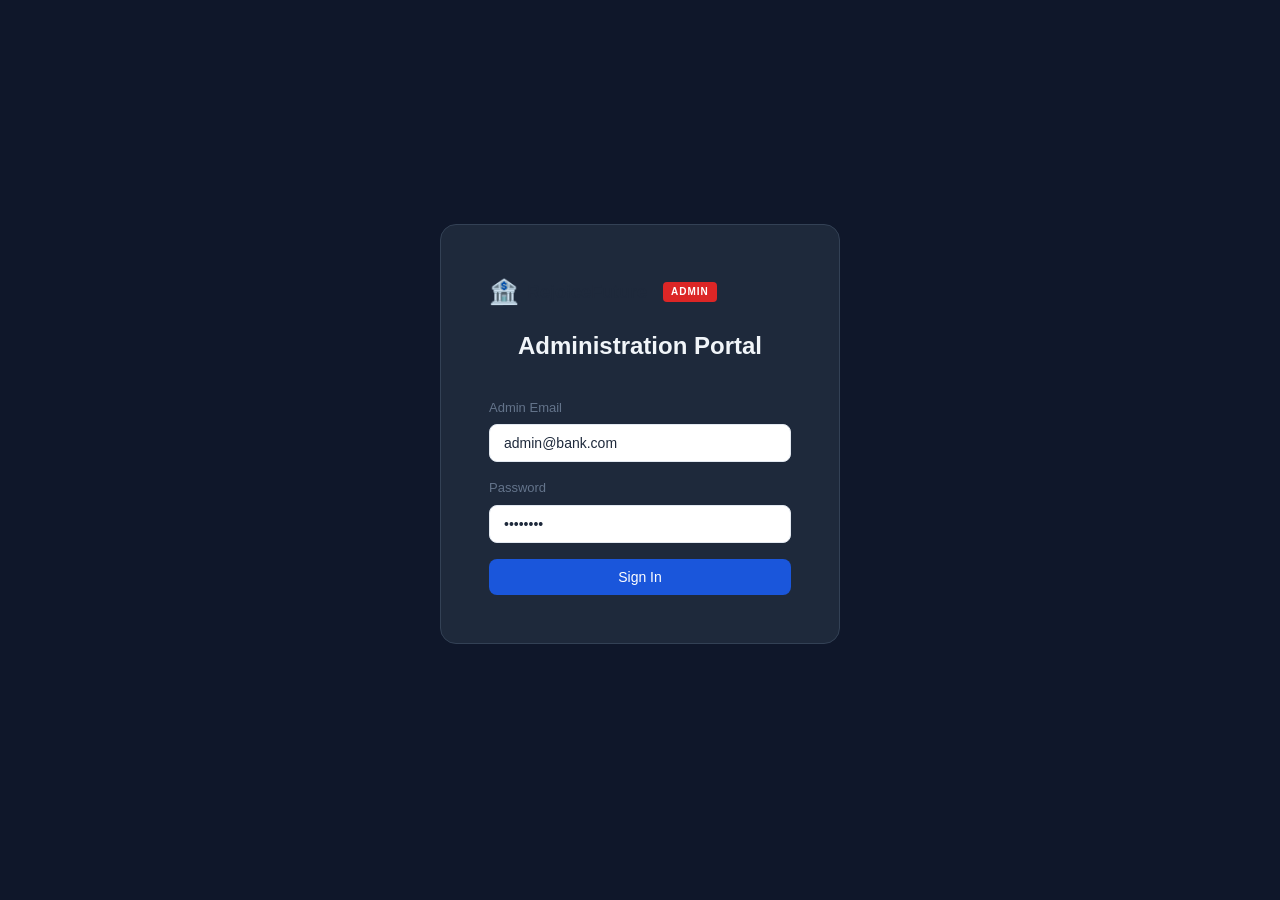
<file: admin.html>
<!doctype html>
<html lang="en">
  <head>
    <meta charset="UTF-8" />
    <meta
      name="viewport"
      content="width=device-width, initial-scale=1.0, maximum-scale=1.0, user-scalable=no, viewport-fit=cover"
    />
    <meta name="mobile-web-app-capable" content="yes" />
    <meta name="apple-mobile-web-app-capable" content="yes" />
    <meta
      name="apple-mobile-web-app-status-bar-style"
      content="black-translucent"
    />
    <title>Admin Portal - RejoiceFuture</title>
    <link rel="stylesheet" href="./css/global.css" />
    <link rel="stylesheet" href="./css/admin.css" />
    <link rel="stylesheet" href="./css/global2.css" />
  </head>
  <body class="admin-body">
    <!-- Admin Login (shown when not authenticated) -->
    <div id="adminLoginView" class="admin-login-view">
      <div class="admin-login-card">
        <div class="admin-login-header">
          <div class="logo">
            <span class="logo-icon">🏦</span>
            <span class="logo-text">RejoiceFuture</span>
            <span class="admin-badge">ADMIN</span>
          </div>
          <h2>Administration Portal</h2>
        </div>

        <form id="adminLoginForm">
          <div class="form-group">
            <label>Admin Email</label>
            <input
              type="email"
              id="adminEmail"
              required
              value="admin@bank.com"
            />
          </div>
          <div class="form-group">
            <label>Password</label>
            <input
              type="password"
              id="adminPassword"
              required
              value="admin123"
            />
          </div>
          <button type="submit" class="btn btn-primary btn-block">
            Sign In
          </button>
        </form>

        <div
          id="adminLoginError"
          class="alert alert-error"
          style="display: none"
        ></div>
      </div>
    </div>

    <!-- Admin Dashboard (shown when authenticated) -->
    <div id="adminDashboardView" class="admin-layout" style="display: none">
      <!-- Sidebar Overlay (for mobile) -->
      <div class="admin-sidebar-overlay" id="adminSidebarOverlay"></div>

      <!-- Admin Sidebar -->
      <aside class="admin-sidebar" id="adminSidebar">
        <!-- X Close Button (Mobile Only) -->
        <button
          class="admin-sidebar-close"
          id="adminSidebarClose"
          aria-label="Close menu"
        >
          &times;
        </button>

        <div class="sidebar-header">
          <div class="logo">
            <span class="logo-icon">🏦</span>
            <span class="logo-text">Admin</span>
          </div>
        </div>

        <nav class="admin-nav">
          <div class="nav-group">
            <span class="nav-group-title">Overview</span>
            <a href="#" class="nav-item active" data-section="admin-dashboard"
              >📊 Dashboard</a
            >
            <a href="#" class="nav-item" data-section="admin-reports"
              >📈 Reports</a
            >
          </div>

          <div class="nav-group">
            <span class="nav-group-title">Users</span>
            <a href="#" class="nav-item" data-section="admin-users">👥 Users</a>
            <a href="#" class="nav-item" data-section="admin-accounts"
              >💰 Accounts</a
            >
            <a href="#" class="nav-item" data-section="admin-limits"
              >📏 Limits</a
            >
          </div>

          <div class="nav-group">
            <span class="nav-group-title">Operations</span>
            <a href="#" class="nav-item" data-section="admin-transactions"
              >💸 Transactions</a
            >
            <a href="#" class="nav-item" data-section="admin-support"
              >💬 Support</a
            >
            <a href="#" class="nav-item" data-section="admin-balances"
              >⚖️ Balance Adjust</a
            >
          </div>

          <div class="nav-group">
            <span class="nav-group-title">Security</span>
            <a href="#" class="nav-item" data-section="admin-security"
              >🔒 Security</a
            >
            <a href="#" class="nav-item" data-section="admin-otp"
              >🔐 OTP Config</a
            >
            <a href="#" class="nav-item" data-section="admin-fraud">🛡️ Fraud</a>
          </div>

          <div class="nav-group">
            <span class="nav-group-title">System</span>
            <a href="#" class="nav-item" data-section="admin-audit"
              >📋 Audit Logs</a
            >
            <a href="#" class="nav-item" data-section="admin-settings"
              >⚙️ Settings</a
            >
            <a href="#" class="nav-item" data-section="admin-simulation"
              >🧪 Simulation</a
            >
            <a href="#" class="nav-item" data-section="admin-impersonation"
              >🎭 Test Mode</a
            >
          </div>
        </nav>

        <div class="admin-sidebar-footer">
          <div class="admin-info">
            <span id="adminName">Admin</span>
            <span class="admin-role" id="adminRole">Super Admin</span>
          </div>
          <button class="btn btn-outline btn-block" id="adminLogoutBtn">
            Logout
          </button>
        </div>
      </aside>

      <!-- Admin Main Content -->
      <main class="admin-main">
        <header class="admin-header">
          <!-- Mobile Menu Toggle Button -->
          <button
            class="admin-menu-toggle"
            id="adminMenuToggle"
            aria-label="Open menu"
          >
            ☰
          </button>

          <h1 id="adminPageTitle">Dashboard</h1>
          <div class="admin-header-actions">
            <div class="admin-search">
              <input
                type="text"
                id="globalSearch"
                placeholder="Search users, transactions..."
              />
            </div>
          </div>
        </header>

        <!-- Dashboard Section -->
        <section class="admin-section active" id="admin-section-dashboard">
          <div class="stats-grid">
            <div class="stat-card">
              <div class="stat-icon">👥</div>
              <div class="stat-info">
                <span class="stat-value" id="statTotalUsers">0</span>
                <span class="stat-label">Total Users</span>
              </div>
            </div>
            <div class="stat-card">
              <div class="stat-icon">✅</div>
              <div class="stat-info">
                <span class="stat-value" id="statActiveUsers">0</span>
                <span class="stat-label">Active Users</span>
              </div>
            </div>
            <div class="stat-card">
              <div class="stat-icon">💰</div>
              <div class="stat-info">
                <span class="stat-value" id="statTotalBalance">$0</span>
                <span class="stat-label">Total Balances</span>
              </div>
            </div>
            <div class="stat-card">
              <div class="stat-icon">💸</div>
              <div class="stat-info">
                <span class="stat-value" id="statTransactions">0</span>
                <span class="stat-label">Transactions</span>
              </div>
            </div>
            <div class="stat-card">
              <div class="stat-icon">⏳</div>
              <div class="stat-info">
                <span class="stat-value" id="statPending">0</span>
                <span class="stat-label">Pending</span>
              </div>
            </div>
            <div class="stat-card">
              <div class="stat-icon">🎫</div>
              <div class="stat-info">
                <span class="stat-value" id="statOpenTickets">0</span>
                <span class="stat-label">Open Tickets</span>
              </div>
            </div>
          </div>

          <div class="admin-grid">
            <div class="admin-card">
              <h3>Recent Activity</h3>
              <div id="recentActivity"></div>
            </div>
            <div class="admin-card">
              <h3>System Health</h3>
              <div class="health-indicators">
                <div class="health-item healthy">
                  <span>API Server</span>
                  <span class="status-dot"></span>
                </div>
                <div class="health-item healthy">
                  <span>Database</span>
                  <span class="status-dot"></span>
                </div>
                <div class="health-item healthy">
                  <span>OTP Service</span>
                  <span class="status-dot"></span>
                </div>
                <div class="health-item healthy">
                  <span>Notification Service</span>
                  <span class="status-dot"></span>
                </div>
              </div>
            </div>
          </div>
        </section>

        <!-- Users Section -->
        <section class="admin-section" id="admin-section-users">
          <div class="admin-toolbar">
            <input
              type="text"
              id="userSearchInput"
              placeholder="Search by name, email, phone, or account number..."
            />
            <button class="btn btn-primary" id="searchUsersBtn">Search</button>
          </div>
          <div class="admin-card">
            <div class="table-responsive">
              <table class="data-table">
                <thead>
                  <tr>
                    <th>User</th>
                    <th>Email</th>
                    <th>Accounts</th>
                    <th>Status</th>
                    <th>Last Login</th>
                    <th>Actions</th>
                  </tr>
                </thead>
                <tbody id="usersTableBody"></tbody>
              </table>
            </div>
          </div>
        </section>

        <!-- Balance Adjustments Section -->
        <section class="admin-section" id="admin-section-balances">
          <div class="admin-card">
            <h3>Adjust Simulated Balance</h3>
            <form id="balanceAdjustForm">
              <div class="form-row">
                <div class="form-group">
                  <label>Target User (Email or ID)</label>
                  <input
                    type="text"
                    id="adjustUserSearch"
                    placeholder="Search user..."
                  />
                  <div id="adjustUserResults" class="search-results"></div>
                </div>
                <div class="form-group">
                  <label>Account</label>
                  <select id="adjustAccountId"></select>
                </div>
              </div>
              <div class="form-row">
                <div class="form-group">
                  <label>Adjustment Type</label>
                  <select id="adjustType">
                    <option value="increase">Increase</option>
                    <option value="decrease">Decrease</option>
                    <option value="set">Set Exact Amount</option>
                  </select>
                </div>
                <div class="form-group">
                  <label>Amount</label>
                  <input type="number" id="adjustAmount" step="0.01" required />
                </div>
              </div>
              <div class="form-group">
                <label>Reason (Required)</label>
                <textarea
                  id="adjustReason"
                  rows="3"
                  required
                  placeholder="Explain the reason for this adjustment..."
                ></textarea>
              </div>
              <button type="submit" class="btn btn-warning">
                ⚠️ Adjust Balance
              </button>
            </form>
          </div>

          <div class="admin-card" style="margin-top: 1rem">
            <h3>Adjustment History</h3>
            <div class="table-responsive">
              <table class="data-table">
                <thead>
                  <tr>
                    <th>Reference</th>
                    <th>User</th>
                    <th>Amount</th>
                    <th>Before → After</th>
                    <th>Admin</th>
                    <th>Reason</th>
                    <th>Date</th>
                  </tr>
                </thead>
                <tbody id="adjustmentHistoryBody"></tbody>
              </table>
            </div>
          </div>
        </section>

        <!-- Support Section -->
        <section class="admin-section" id="admin-section-support">
          <div class="admin-toolbar">
            <select id="ticketStatusFilter">
              <option value="">All Status</option>
              <option value="open">Open</option>
              <option value="waiting_for_admin">Waiting for Admin</option>
              <option value="under_review">Under Review</option>
              <option value="resolved">Resolved</option>
              <option value="closed">Closed</option>
            </select>
            <button class="btn btn-primary" id="filterTicketsBtn">
              Filter
            </button>
          </div>
          <div class="admin-card">
            <div class="table-responsive">
              <table class="data-table">
                <thead>
                  <tr>
                    <th>Ticket #</th>
                    <th>Subject</th>
                    <th>User</th>
                    <th>Category</th>
                    <th>Priority</th>
                    <th>Status</th>
                    <th>Date</th>
                    <th>Actions</th>
                  </tr>
                </thead>
                <tbody id="supportTicketsBody"></tbody>
              </table>
            </div>
          </div>
        </section>

        <!-- Audit Logs Section -->
        <section class="admin-section" id="admin-section-audit">
          <div class="admin-toolbar">
            <select id="auditActionFilter">
              <option value="">All Actions</option>
              <option value="ADMIN_FROZE_ACCOUNT">Account Frozen</option>
              <option value="ADMIN_ADJUSTED_SIMULATED_BALANCE">
                Balance Adjusted
              </option>
              <option value="ADMIN_ENTERED_TEST_MODE">Test Mode</option>
              <option value="ADMIN_CHANGED_TRANSFER_LIMIT">
                Limits Changed
              </option>
              <option value="ADMIN_CHANGED_OTP_SETTING">
                OTP Settings Changed
              </option>
            </select>
            <button class="btn btn-primary" id="filterAuditBtn">Filter</button>
            <button class="btn btn-outline" id="exportAuditBtn">
              📥 Export CSV
            </button>
          </div>
          <div class="admin-card">
            <div class="table-responsive">
              <table class="data-table">
                <thead>
                  <tr>
                    <th>Timestamp</th>
                    <th>Actor</th>
                    <th>Action</th>
                    <th>Target</th>
                    <th>Details</th>
                    <th>IP</th>
                  </tr>
                </thead>
                <tbody id="auditLogsBody"></tbody>
              </table>
            </div>
          </div>
        </section>

        <!-- Simulation Center -->
        <section class="admin-section" id="admin-section-simulation">
          <div class="admin-card">
            <h3>🧪 Simulation Control Center</h3>
            <p class="text-muted">
              Test various scenarios in the banking system
            </p>

            <div class="simulation-grid">
              <div class="sim-category">
                <h4>Transactions</h4>
                <button
                  class="btn btn-sim"
                  data-scenario="successful_transaction"
                >
                  ✅ Successful Transaction
                </button>
                <button class="btn btn-sim" data-scenario="failed_transaction">
                  ❌ Failed Transaction
                </button>
                <button class="btn btn-sim" data-scenario="pending_transaction">
                  ⏳ Pending Transaction
                </button>
              </div>
              <div class="sim-category">
                <h4>Security</h4>
                <button class="btn btn-sim" data-scenario="otp_required">
                  🔐 OTP Required
                </button>
                <button class="btn btn-sim" data-scenario="fraud_detection">
                  🛡️ Fraud Detection
                </button>
                <button class="btn btn-sim" data-scenario="account_freeze">
                  🧊 Account Freeze
                </button>
              </div>
              <div class="sim-category">
                <h4>Other</h4>
                <button
                  class="btn btn-sim"
                  data-scenario="exchange_rate_change"
                >
                  📊 Exchange Rate Change
                </button>
                <button class="btn btn-sim" data-scenario="card_decline">
                  💳 Card Decline
                </button>
              </div>
            </div>
          </div>
        </section>

        <!-- Limits Section -->
        <section class="admin-section" id="admin-section-limits">
          <div class="admin-card">
            <h3>Manage User Transfer Limits</h3>
            <div class="form-row">
              <div class="form-group">
                <label>Search User</label>
                <input
                  type="text"
                  id="limitUserSearch"
                  placeholder="Email or User ID"
                />
                <button class="btn btn-sm btn-outline" id="searchLimitsUser">
                  Find User
                </button>
              </div>
            </div>
            <div id="limitsFormContainer" style="display: none">
              <form id="limitsForm">
                <h4 id="limitsUserName">User Limits</h4>
                <div class="form-row">
                  <div class="form-group">
                    <label>Single Transfer Max</label>
                    <input type="number" id="limitSingleMax" step="100" />
                  </div>
                  <div class="form-group">
                    <label>Daily Transfer Limit</label>
                    <input type="number" id="limitDailyTransfer" step="1000" />
                  </div>
                </div>
                <div class="form-row">
                  <div class="form-group">
                    <label>Daily Transfer Count</label>
                    <input type="number" id="limitDailyCount" />
                  </div>
                  <div class="form-group">
                    <label>Monthly Transfer Limit</label>
                    <input
                      type="number"
                      id="limitMonthlyTransfer"
                      step="10000"
                    />
                  </div>
                </div>
                <div class="form-row">
                  <div class="form-group">
                    <label>Single Withdrawal Max</label>
                    <input type="number" id="limitWithdrawalMax" step="100" />
                  </div>
                  <div class="form-group">
                    <label>Daily Withdrawal Limit</label>
                    <input
                      type="number"
                      id="limitDailyWithdrawal"
                      step="1000"
                    />
                  </div>
                </div>
                <div class="form-group">
                  <label>Reason for Change</label>
                  <textarea id="limitChangeReason" rows="2" required></textarea>
                </div>
                <button type="submit" class="btn btn-primary">
                  Update Limits
                </button>
              </form>
            </div>
          </div>
        </section>

        <!-- Test Mode / Impersonation -->
        <section class="admin-section" id="admin-section-impersonation">
          <div class="admin-card">
            <h3>🎭 Enter Test Mode</h3>
            <p class="text-muted">
              View the application as a specific user for testing purposes. All
              actions are audited.
            </p>

            <form id="impersonationForm">
              <div class="form-group">
                <label>Select User to Impersonate</label>
                <input
                  type="text"
                  id="impersonateUserSearch"
                  placeholder="Search by name or email..."
                />
                <div id="impersonateUserResults" class="search-results"></div>
              </div>
              <div class="form-group">
                <label>Reason (Required for audit)</label>
                <textarea
                  id="impersonateReason"
                  rows="2"
                  required
                  placeholder="Why are you entering test mode?"
                ></textarea>
              </div>
              <button type="submit" class="btn btn-warning">
                🎭 Enter Test Mode
              </button>
            </form>
          </div>

          <div class="admin-card" style="margin-top: 1rem">
            <h3>Active Test Sessions</h3>
            <div id="activeSessions"></div>
          </div>
        </section>

        <!-- Settings Section -->
        <section class="admin-section" id="admin-section-settings">
          <div class="admin-card">
            <h3>System Settings</h3>
            <div id="settingsContent"></div>
          </div>
        </section>

        <!-- Other sections placeholders -->
        <section class="admin-section" id="admin-section-transactions">
          <div class="admin-card">
            <h3>Transactions</h3>
            <div id="transactionsAdminContent"></div>
          </div>
        </section>
        <section class="admin-section" id="admin-section-accounts">
          <div class="admin-card">
            <h3>All Accounts</h3>
            <div id="accountsAdminContent"></div>
          </div>
        </section>
        <section class="admin-section" id="admin-section-security">
          <div class="admin-card">
            <h3>Security Events</h3>
            <div id="securityContent"></div>
          </div>
        </section>
        <section class="admin-section" id="admin-section-otp">
          <div class="admin-card">
            <h3>OTP Configuration</h3>
            <div id="otpAdminContent"></div>
          </div>
        </section>
        <section class="admin-section" id="admin-section-fraud">
          <div class="admin-card">
            <h3>Fraud Detection</h3>
            <div id="fraudContent"></div>
          </div>
        </section>
        <section class="admin-section" id="admin-section-reports">
          <div class="admin-card">
            <h3>Reports</h3>
            <div id="reportsContent"></div>
          </div>
        </section>
      </main>
    </div>

    <!-- Admin Modal -->
    <div class="modal-overlay" id="adminModalOverlay" style="display: none">
      <div class="modal modal-lg" id="adminModalContent"></div>
    </div>

    <!-- Admin Toast -->
    <div class="toast-container" id="adminToastContainer"></div>

    <script src="./JAVASCRIPT/api.js"></script>
    <script src="./JAVASCRIPT/admin/admin.js"></script>
    <script src="./JAVASCRIPT/admin/users.js"></script>
    <script src="./JAVASCRIPT/admin/balances.js"></script>
    <script src="./JAVASCRIPT/admin/support.js"></script>
    <script src="./JAVASCRIPT/admin/audit.js"></script>
    <script src="./JAVASCRIPT/admin/limits.js"></script>
    <script src="./JAVASCRIPT/admin/otp.js"></script>
    <script src="./JAVASCRIPT/admin/reports.js"></script>
    <script src="./JAVASCRIPT/admin/transactions.js"></script>
    <script>
      // Admin Sidebar Toggle
      (function () {
        const sidebar = document.getElementById("adminSidebar");
        const overlay = document.getElementById("adminSidebarOverlay");
        const closeBtn = document.getElementById("adminSidebarClose");
        const menuToggle = document.getElementById("adminMenuToggle");

        function openSidebar() {
          sidebar.classList.add("open");
          overlay.classList.add("active");
          document.body.classList.add("admin-sidebar-open");
        }

        function closeSidebar() {
          sidebar.classList.remove("open");
          overlay.classList.remove("active");
          document.body.classList.remove("admin-sidebar-open");
        }

        // Open sidebar on mobile menu toggle
        if (menuToggle) {
          menuToggle.addEventListener("click", (e) => {
            e.stopPropagation();
            openSidebar();
          });
        }

        // Close sidebar on X button
        if (closeBtn) {
          closeBtn.addEventListener("click", closeSidebar);
        }

        // Close sidebar on overlay click
        if (overlay) {
          overlay.addEventListener("click", closeSidebar);
        }

        // Auto-close sidebar when nav item is clicked (mobile only)
        document.querySelectorAll(".admin-nav .nav-item").forEach((item) => {
          item.addEventListener("click", () => {
            if (window.innerWidth <= 768) {
              setTimeout(closeSidebar, 150);
            }
          });
        });

        // Close on Escape key
        document.addEventListener("keydown", (e) => {
          if (e.key === "Escape" && sidebar.classList.contains("open")) {
            closeSidebar();
          }
        });

        // Close sidebar on resize to desktop
        window.addEventListener("resize", () => {
          if (window.innerWidth > 768) {
            closeSidebar();
          }
        });
      })();
    </script>
  </body>
</html>
</file>
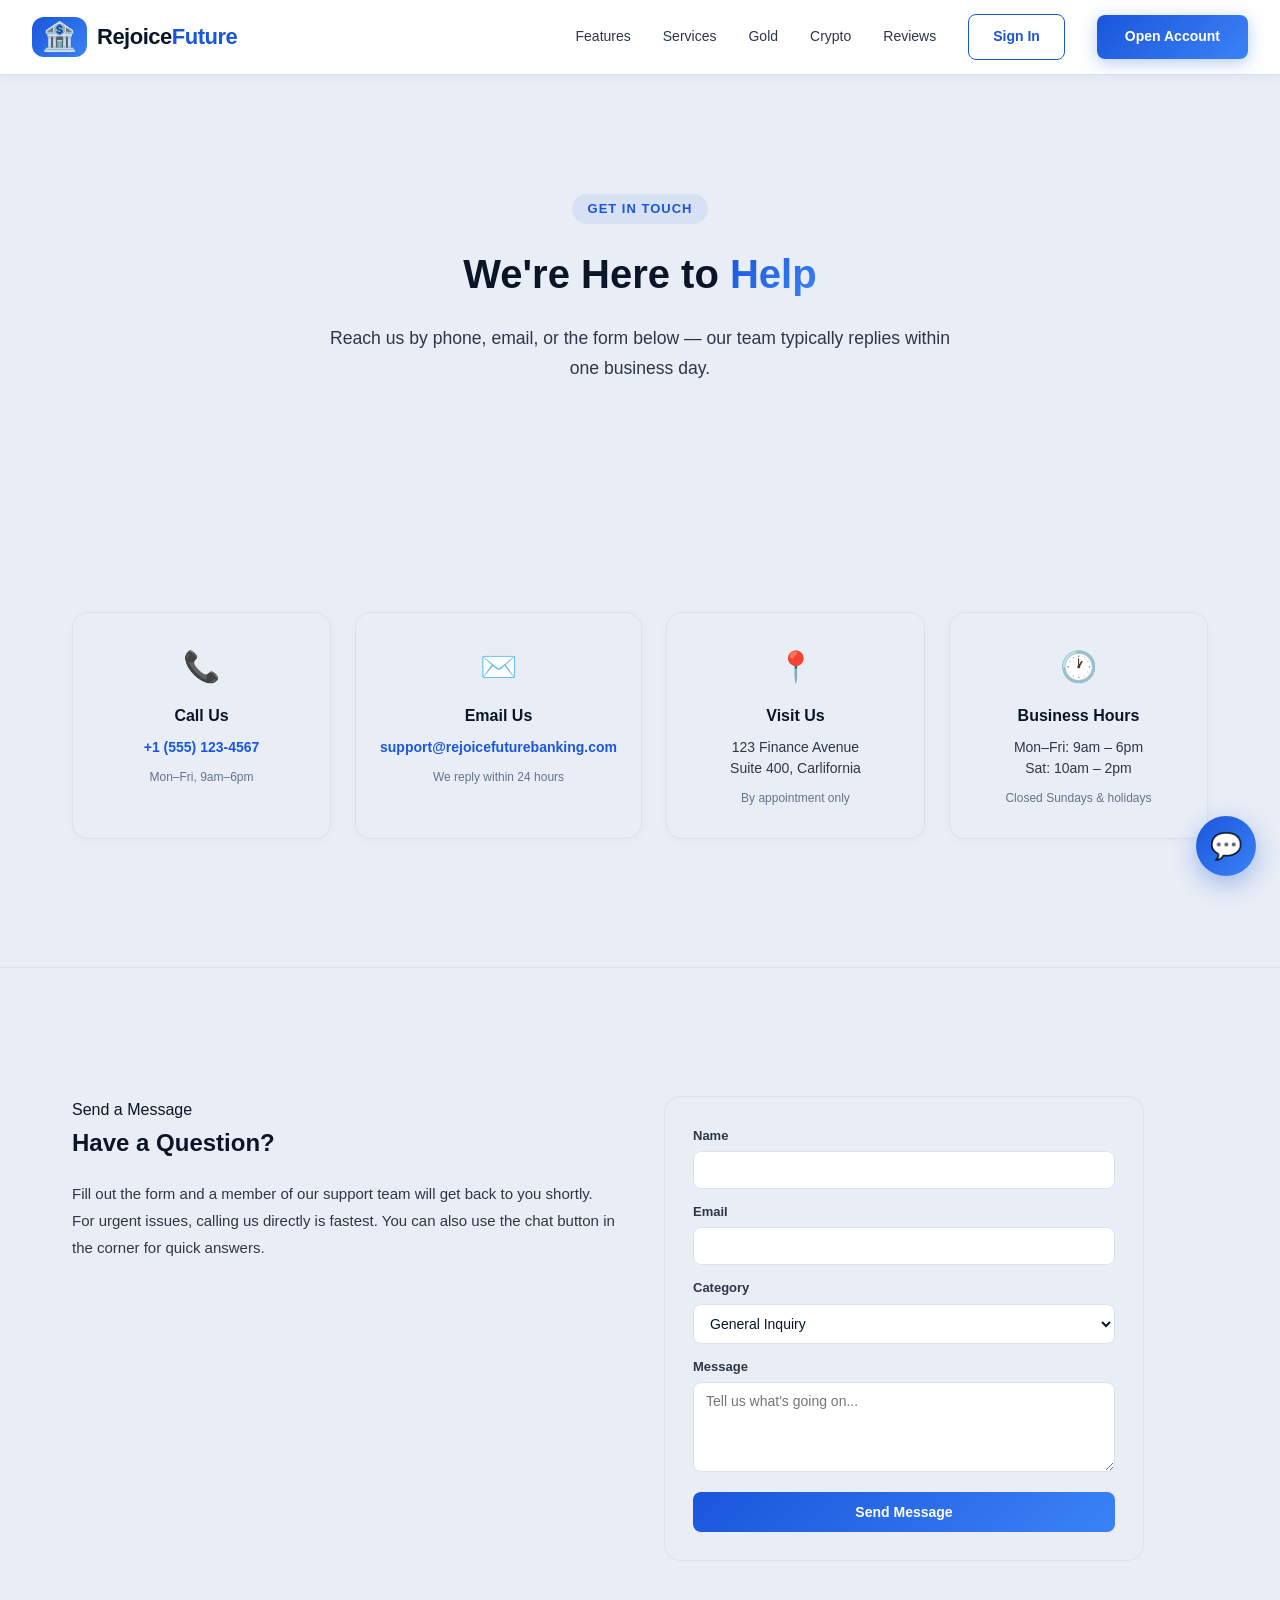
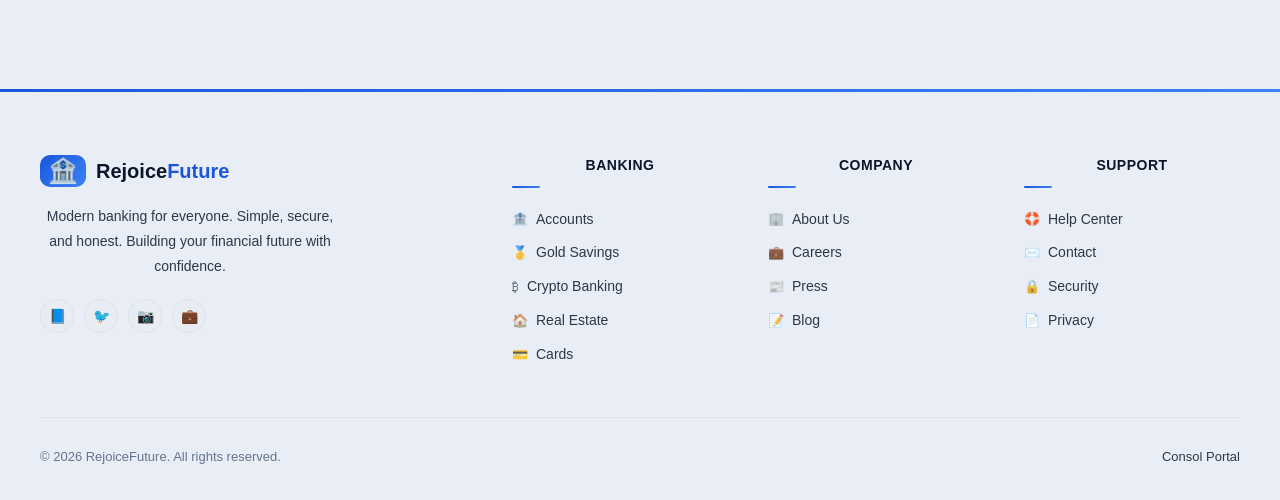
<file: contact.html>
<!doctype html>
<html lang="en">
  <head>
    <meta charset="UTF-8" />
    <meta
      name="viewport"
      content="width=device-width, initial-scale=1.0, maximum-scale=1.0, user-scalable=no, viewport-fit=cover"
    />
    <meta name="mobile-web-app-capable" content="yes" />
    <meta name="apple-mobile-web-app-capable" content="yes" />
    <meta
      name="apple-mobile-web-app-status-bar-style"
      content="black-translucent"
    />
    <title>Contact Us - RejoiceFuture</title>
    <link rel="stylesheet" href="css/global.css" />
    <link rel="stylesheet" href="css/auth.css" />
    <style>
      /* ==========================================
         LANDING PAGE - PROFESSIONAL BANKING DESIGN
         ========================================== */

      :root {
        --bg-primary: #e8edf6;
        --bg-secondary: #e9eef6;
        --bg-tertiary: #e8edf4;
        --bg-card: #ffffff;
        --text-primary: #0a1628;
        --text-secondary: #2d3748;
        --text-muted: #64748b;
        --border-color: #dce2ec;
        --accent: #1a56db;
        --accent-light: #3b82f6;
        --accent-dark: #1e40af;
        --gold: #d4a017;
        --gold-light: #eab308;
        --success: #059669;
        --success-light: #10b981;
        --hover-bg: #e8edf4;
        --shadow: 0 4px 24px rgba(26, 86, 219, 0.12);
        --shadow-hover: 0 8px 40px rgba(26, 86, 219, 0.18);
        --gradient-primary: linear-gradient(135deg, #1a56db, #3b82f6);
        --gradient-gold: linear-gradient(135deg, #d4a017, #eab308);
      }

      * {
        margin: 0;
        padding: 0;
        box-sizing: border-box;
      }

      body {
        font-family: -apple-system, BlinkMacSystemFont, 'Segoe UI', Roboto, Oxygen, Ubuntu, sans-serif;
        background: var(--bg-primary);
        color: var(--text-primary);
        line-height: 1.7;
        overflow-x: hidden;
      }

      .landing-page {
        min-height: 100vh;
      }

      /* ========== NAVBAR ========== */
      .landing-navbar {
        display: flex;
        align-items: center;
        justify-content: space-between;
        padding: 0.875rem 2rem;
        background: rgba(255, 255, 255, 0.95);
        backdrop-filter: blur(12px);
        border-bottom: 1px solid var(--border-color);
        position: fixed;
        top: 0;
        left: 0;
        right: 0;
        z-index: 1000;
        transition: all 0.3s ease;
        box-shadow: 0 2px 12px rgba(0, 0, 0, 0.04);
      }

      .landing-navbar.scrolled {
        background: rgba(255, 255, 255, 0.98);
        box-shadow: 0 4px 24px rgba(0, 0, 0, 0.08);
      }

      .landing-navbar .logo {
        display: flex;
        align-items: center;
        gap: 10px;
        text-decoration: none;
      }

      .landing-navbar .logo-icon {
        font-size: 28px;
        background: var(--gradient-primary);
        border-radius: 12px;
        padding: 6px 10px;
        line-height: 1;
        color: #fff;
      }

      .landing-navbar .logo-text {
        color: var(--text-primary);
        font-size: 22px;
        font-weight: 700;
        letter-spacing: -0.5px;
      }

      .landing-navbar .logo-text span {
        color: var(--accent);
      }

      .landing-navbar .nav-links {
        display: flex;
        gap: 2rem;
        align-items: center;
      }

      .landing-navbar .nav-links a {
        color: var(--text-secondary);
        font-size: 14px;
        font-weight: 500;
        text-decoration: none;
        transition: color 0.3s ease;
        position: relative;
      }

      .landing-navbar .nav-links a::after {
        content: '';
        position: absolute;
        bottom: -4px;
        left: 0;
        width: 0;
        height: 2px;
        background: var(--accent);
        transition: width 0.3s ease;
        border-radius: 2px;
      }

      .landing-navbar .nav-links a:hover {
        color: var(--accent);
      }

      .landing-navbar .nav-links a:hover::after {
        width: 100%;
      }

      .landing-navbar .nav-links .btn-outline {
        background: transparent;
        border: 1.5px solid var(--accent);
        color: var(--accent);
        padding: 10px 24px;
        border-radius: 8px;
        font-size: 14px;
        font-weight: 600;
        transition: all 0.3s ease;
        text-decoration: none;
      }

      .landing-navbar .nav-links .btn-outline:hover {
        background: var(--accent);
        color: #fff;
        transform: translateY(-1px);
        box-shadow: var(--shadow);
      }

      .landing-navbar .nav-links .btn-primary {
        background: var(--gradient-primary);
        color: #fff;
        padding: 10px 28px;
        border-radius: 8px;
        font-size: 14px;
        font-weight: 600;
        border: none;
        text-decoration: none;
        transition: all 0.3s ease;
        box-shadow: 0 4px 16px rgba(26, 86, 219, 0.3);
      }

      .landing-navbar .nav-links .btn-primary:hover {
        transform: translateY(-2px);
        box-shadow: 0 6px 24px rgba(26, 86, 219, 0.4);
      }

      .mobile-menu-toggle {
        display: none;
        background: none;
        border: none;
        color: var(--text-primary);
        font-size: 28px;
        cursor: pointer;
        padding: 4px 8px;
        border-radius: 8px;
        transition: background 0.3s ease;
      }

      .mobile-menu-toggle:hover {
        background: var(--bg-tertiary);
      }

      /* ========== HERO SECTION ========== */
      .hero-section {
        padding: 130px 2rem 70px;
        text-align: center;
        position: relative;
        overflow: hidden;
        min-height: 85vh;
        display: flex;
        flex-direction: column;
        justify-content: center;
        align-items: center;
        background-size: cover;
        background-position: center;
        background-repeat: no-repeat;
        background-attachment: fixed;
      }

      /* Responsive background image handling */
      .hero-section {
        background-image: url('https://www.provenbank.com/wp-content/uploads/2026/03/online-bank-600x600.jpg');
      }

      @media (max-width: 900px) {
        .hero-section {
          background-image: url('https://www.provenbank.com/wp-content/uploads/2026/03/online-bank-600x600.jpg');
          min-height: 70vh;
          padding: 120px 1.5rem 50px;
        }
      }

      @media (max-width: 600px) {
        .hero-section {
          background-image: url('https://www.provenbank.com/wp-content/uploads/2026/03/online-bank-600x600.jpg');
          min-height: 65vh;
          padding: 110px 1rem 40px;
          background-attachment: scroll;
        }
      }

      @media (max-width: 400px) {
        .hero-section {
          background-image: url('https://www.provenbank.com/wp-content/uploads/2026/03/online-bank-600x600.jpg');
          min-height: 60vh;
          padding: 100px 0.75rem 30px;
        }
      }

      @media (max-width: 250px) {
        .hero-section {
          background-image: url('https://www.provenbank.com/wp-content/uploads/2026/03/online-bank-600x600.jpg');
          min-height: 55vh;
          padding: 90px 0.5rem 20px;
        }
      }

      .hero-section::before {
        content: '';
        position: absolute;
        top: 0;
        left: 0;
        right: 0;
        bottom: 0;
        background: linear-gradient(
          180deg,
          rgba(255, 255, 255, 0.753) 0%,
          rgba(255, 255, 255, 0.479) 40%,
          rgba(255, 255, 255, 0.658) 100%
        );
        z-index: 1;
      }

      .hero-section > * {
        position: relative;
        z-index: 2;
      }

      .hero-badge {
        display: inline-flex;
        align-items: center;
        gap: 8px;
        background: rgba(26, 86, 219, 0.1);
        border: 1px solid rgba(26, 86, 219, 0.2);
        border-radius: 50px;
        padding: 8px 20px;
        font-size: 13px;
        font-weight: 500;
        color: var(--accent);
        margin-bottom: 2rem;
        backdrop-filter: blur(4px);
        animation: fadeInDown 0.8s ease;
      }

      .hero-badge .badge-dot {
        width: 8px;
        height: 8px;
        border-radius: 50%;
        background: var(--success);
        display: inline-block;
        animation: pulse-dot 2s infinite;
      }

      @keyframes pulse-dot {
        0%, 100% { opacity: 1; transform: scale(1); }
        50% { opacity: 0.5; transform: scale(0.8); }
      }

      @keyframes fadeInDown {
        from { opacity: 0; transform: translateY(-20px); }
        to { opacity: 1; transform: translateY(0); }
      }

      .hero-section h1 {
        font-size: 3.8rem;
        font-weight: 800;
        line-height: 1.1;
        margin-bottom: 1.5rem;
        color: var(--text-primary);
        max-width: 900px;
        margin-left: auto;
        margin-right: auto;
        animation: fadeInUp 0.8s ease 0.2s both;
      }

      .hero-section h1 .highlight {
        background: var(--gradient-primary);
        -webkit-background-clip: text;
        -webkit-text-fill-color: transparent;
        background-clip: text;
      }

      @keyframes fadeInUp {
        from { opacity: 0; transform: translateY(30px); }
        to { opacity: 1; transform: translateY(0); }
      }

      .hero-section .hero-subtitle {
        font-size: 1.3rem;
        color: var(--text-secondary);
        max-width: 700px;
        margin: 0 auto 2.5rem;
        line-height: 1.8;
        animation: fadeInUp 0.8s ease 0.4s both;
      }

      .hero-actions {
        display: flex;
        gap: 1.2rem;
        justify-content: center;
        flex-wrap: wrap;
        animation: fadeInUp 0.8s ease 0.6s both;
      }

      .hero-actions .btn-primary {
        background: var(--gradient-primary);
        color: #fff;
        padding: 16px 40px;
        border-radius: 12px;
        font-size: 17px;
        font-weight: 600;
        border: none;
        text-decoration: none;
        transition: all 0.3s ease;
        box-shadow: 0 4px 24px rgba(26, 86, 219, 0.35);
        display: inline-flex;
        align-items: center;
        gap: 8px;
      }

      .hero-actions .btn-primary:hover {
        transform: translateY(-3px);
        box-shadow: 0 8px 40px rgba(26, 86, 219, 0.45);
      }

      .hero-actions .btn-outline {
        background: rgba(255, 255, 255, 0.85);
        border: 1.5px solid var(--border-color);
        color: var(--text-primary);
        padding: 16px 40px;
        border-radius: 12px;
        font-size: 17px;
        font-weight: 500;
        text-decoration: none;
        transition: all 0.3s ease;
        backdrop-filter: blur(4px);
        display: inline-flex;
        align-items: center;
        gap: 8px;
      }

      .hero-actions .btn-outline:hover {
        background: #fff;
        border-color: var(--accent);
        transform: translateY(-3px);
        box-shadow: var(--shadow);
      }

      .hero-stats {
        display: flex;
        gap: 3rem;
        margin-top: 3rem;
        animation: fadeInUp 0.8s ease 0.8s both;
        flex-wrap: wrap;
        justify-content: center;
      }

      .hero-stat {
        text-align: center;
        background: rgba(255, 255, 255, 0.7);
        backdrop-filter: blur(4px);
        padding: 0.75rem 1.5rem;
        border-radius: 12px;
        border: 1px solid rgba(255, 255, 255, 0.8);
      }

      .hero-stat .number {
        font-size: 1.8rem;
        font-weight: 700;
        background: var(--gradient-primary);
        -webkit-background-clip: text;
        -webkit-text-fill-color: transparent;
        background-clip: text;
        display: block;
      }

      .hero-stat .label {
        font-size: 13px;
        color: var(--text-muted);
        text-transform: uppercase;
        letter-spacing: 0.5px;
        font-weight: 500;
      }

      /* ========== SECTION COMMON ========== */
      .section-container {
        max-width: 1200px;
        margin: 0 auto;
        padding: 4rem 2rem;
      }

      .section-header {
        text-align: center;
        margin-bottom: 3rem;
      }

      .section-header .section-tag {
        display: inline-block;
        background: rgba(26, 86, 219, 0.08);
        color: var(--accent);
        font-size: 13px;
        font-weight: 600;
        padding: 4px 16px;
        border-radius: 50px;
        text-transform: uppercase;
        letter-spacing: 1px;
        margin-bottom: 1rem;
      }

      .section-header h2 {
        font-size: 2.5rem;
        font-weight: 700;
        color: var(--text-primary);
        margin-bottom: 1rem;
      }

      .section-header h2 .highlight {
        background: var(--gradient-primary);
        -webkit-background-clip: text;
        -webkit-text-fill-color: transparent;
        background-clip: text;
      }

      .section-header p {
        color: var(--text-secondary);
        font-size: 1.1rem;
        max-width: 650px;
        margin: 0 auto;
      }

      /* ========== FEATURES ========== */
      .features-section {
        background: var(--bg-secondary);
        border-top: 1px solid var(--border-color);
        border-bottom: 1px solid var(--border-color);
      }

      .features-grid {
        display: grid;
        grid-template-columns: repeat(auto-fit, minmax(280px, 1fr));
        gap: 1.5rem;
      }

      .feature-card {
        background: var(--bg-card);
        border: 1px solid var(--border-color);
        border-radius: 16px;
        padding: 2rem;
        transition: all 0.3s ease;
        text-align: left;
        position: relative;
        overflow: hidden;
        box-shadow: 0 2px 8px rgba(0, 0, 0, 0.03);
      }

      .feature-card::before {
        content: '';
        position: absolute;
        top: 0;
        left: 0;
        right: 0;
        height: 3px;
        background: var(--gradient-primary);
        opacity: 0;
        transition: opacity 0.3s ease;
      }

      .feature-card:hover {
        transform: translateY(-4px);
        border-color: var(--accent-light);
        box-shadow: var(--shadow-hover);
      }

      .feature-card:hover::before {
        opacity: 1;
      }

      .feature-card .feature-icon {
        font-size: 32px;
        display: block;
        margin-bottom: 1rem;
      }

      .feature-card h3 {
        font-size: 1.125rem;
        font-weight: 600;
        margin-bottom: 0.75rem;
        color: var(--text-primary);
      }

      .feature-card p {
        color: var(--text-secondary);
        font-size: 14px;
        line-height: 1.7;
        margin: 0;
      }

      /* ========== BANKING SERVICES ========== */
      .services-section {
        background: var(--bg-primary);
        border-bottom: 1px solid var(--border-color);
      }

      .services-grid {
        display: grid;
        grid-template-columns: repeat(auto-fit, minmax(300px, 1fr));
        gap: 2rem;
      }

      .services-image-grid {
        display: grid;
        grid-template-columns: repeat(4, 1fr);
        gap: 1.25rem;
        margin: 0 0 3rem;
        padding-top: 14px;
      }

      .services-image-grid .img-item {
        border-radius: 14px;
        overflow: hidden;
        border: 1px solid var(--border-color);
        box-shadow: var(--shadow);
        transition: transform 0.3s ease, box-shadow 0.3s ease;
      }

      .services-image-grid .img-item:hover {
        transform: translateY(-6px);
        box-shadow: var(--shadow-hover);
      }

      .services-image-grid .img-item img {
        width: 100%;
        height: 190px;
        object-fit: cover;
        display: block;
      }

      /* Staggers the 2nd and 4th tiles lower so the row isn't a flat grid */
      .services-image-grid .img-item.stagger-down {
        margin-top: 26px;
      }

      @media (max-width: 900px) {
        .services-image-grid {
          grid-template-columns: repeat(2, 1fr);
        }

        .services-image-grid .img-item.stagger-down {
          margin-top: 0;
        }

        .services-image-grid .img-item img {
          height: 150px;
        }
      }

      @media (max-width: 480px) {
        .services-image-grid {
          gap: 0.75rem;
        }

        .services-image-grid .img-item img {
          height: 120px;
        }
      }

      .service-card {
        background: var(--bg-secondary);
        border: 1px solid var(--border-color);
        border-radius: 16px;
        padding: 2rem;
        transition: all 0.3s ease;
        box-shadow: 0 2px 8px rgba(0, 0, 0, 0.03);
      }

      .service-card:hover {
        transform: translateY(-4px);
        box-shadow: var(--shadow-hover);
        border-color: var(--accent-light);
      }

      .service-card .service-icon {
        font-size: 36px;
        display: block;
        margin-bottom: 1rem;
      }

      .service-card h3 {
        font-size: 1.25rem;
        font-weight: 600;
        color: var(--text-primary);
        margin-bottom: 0.75rem;
      }

      .service-card p {
        color: var(--text-secondary);
        font-size: 14px;
        line-height: 1.8;
        margin-bottom: 1rem;
      }

      .service-card .service-features {
        list-style: none;
        padding: 0;
        margin: 0;
      }

      .service-card .service-features li {
        color: var(--text-secondary);
        font-size: 14px;
        padding: 4px 0;
        display: flex;
        align-items: center;
        gap: 8px;
      }

      .service-card .service-features li::before {
        content: '✓';
        color: var(--success);
        font-weight: 700;
      }

      /* ========== GOLD SECTION ========== */
      .gold-section {
        background: var(--bg-secondary);
        border-bottom: 1px solid var(--border-color);
      }

      .gold-grid {
        display: grid;
        grid-template-columns: 1fr 1fr;
        gap: 4rem;
        align-items: center;
      }

      .gold-image {
        border-radius: 16px;
        overflow: hidden;
        border: 1px solid var(--border-color);
        box-shadow: var(--shadow);
      }

      .gold-image img {
        width: 100%;
        height: 350px;
        object-fit: cover;
        display: block;
      }

      @media (max-width: 600px) {
        .gold-image img {
          height: 220px;
        }
      }

      @media (max-width: 400px) {
        .gold-image img {
          height: 180px;
        }
      }

      .gold-content h3 {
        font-size: 1.75rem;
        font-weight: 700;
        color: var(--text-primary);
        margin-bottom: 1.5rem;
      }

      .gold-content h3 .highlight {
        color: var(--gold);
      }

      .gold-content p {
        color: var(--text-secondary);
        line-height: 1.9;
        margin-bottom: 1.25rem;
      }

      .gold-features {
        display: grid;
        grid-template-columns: 1fr 1fr;
        gap: 1rem;
        margin-top: 1.5rem;
      }

      .gold-feature {
        background: var(--bg-tertiary);
        border: 1px solid var(--border-color);
        border-radius: 12px;
        padding: 1.25rem;
        text-align: center;
        transition: all 0.3s ease;
      }

      .gold-feature:hover {
        border-color: var(--gold);
        transform: translateY(-2px);
        box-shadow: var(--shadow);
      }

      .gold-feature .icon {
        font-size: 28px;
        display: block;
        margin-bottom: 0.5rem;
      }

      .gold-feature h5 {
        color: var(--text-primary);
        font-size: 14px;
        font-weight: 600;
        margin-bottom: 0.25rem;
      }

      .gold-feature p {
        color: var(--text-muted);
        font-size: 12px;
        margin: 0;
      }

      /* ========== CRYPTO / BITCOIN SECTION ========== */
      .crypto-section {
        background: var(--bg-primary);
        border-bottom: 1px solid var(--border-color);
      }

      .crypto-grid {
        display: grid;
        grid-template-columns: 1fr 1fr;
        gap: 4rem;
        align-items: center;
      }

      .crypto-image {
        border-radius: 16px;
        overflow: hidden;
        border: 1px solid var(--border-color);
        box-shadow: var(--shadow);
      }

      .crypto-image img {
        width: 100%;
        height: 350px;
        object-fit: cover;
        display: block;
      }

      @media (max-width: 600px) {
        .crypto-image img {
          height: 220px;
        }
      }

      @media (max-width: 400px) {
        .crypto-image img {
          height: 180px;
        }
      }

      .crypto-content h3 {
        font-size: 1.75rem;
        font-weight: 700;
        color: var(--text-primary);
        margin-bottom: 1.5rem;
      }

      .crypto-content h3 .highlight {
        background: var(--gradient-primary);
        -webkit-background-clip: text;
        -webkit-text-fill-color: transparent;
        background-clip: text;
      }

      .crypto-content p {
        color: var(--text-secondary);
        line-height: 1.9;
        margin-bottom: 1.25rem;
      }

      .crypto-features {
        display: grid;
        grid-template-columns: 1fr 1fr;
        gap: 1rem;
        margin-top: 1.5rem;
      }

      .crypto-feature {
        background: var(--bg-secondary);
        border: 1px solid var(--border-color);
        border-radius: 12px;
        padding: 1.25rem;
        text-align: center;
        transition: all 0.3s ease;
      }

      .crypto-feature:hover {
        border-color: var(--accent);
        transform: translateY(-2px);
        box-shadow: var(--shadow);
      }

      .crypto-feature .icon {
        font-size: 28px;
        display: block;
        margin-bottom: 0.5rem;
      }

      .crypto-feature h5 {
        color: var(--text-primary);
        font-size: 14px;
        font-weight: 600;
        margin-bottom: 0.25rem;
      }

      .crypto-feature p {
        color: var(--text-muted);
        font-size: 12px;
        margin: 0;
      }

      /* ========== REAL ESTATE ========== */
      .realestate-section {
        background: var(--bg-secondary);
        border-bottom: 1px solid var(--border-color);
      }

      .realestate-grid {
        display: grid;
        grid-template-columns: 1fr 1fr;
        gap: 4rem;
        align-items: center;
      }

      .realestate-image {
        border-radius: 16px;
        overflow: hidden;
        border: 1px solid var(--border-color);
        box-shadow: var(--shadow);
      }

      .realestate-image img {
        width: 100%;
        height: 350px;
        object-fit: cover;
        display: block;
      }

      @media (max-width: 600px) {
        .realestate-image img {
          height: 220px;
        }
      }

      @media (max-width: 400px) {
        .realestate-image img {
          height: 180px;
        }
      }

      .realestate-content h3 {
        font-size: 1.75rem;
        font-weight: 700;
        color: var(--text-primary);
        margin-bottom: 1.5rem;
      }

      .realestate-content h3 .highlight {
        color: var(--gold);
      }

      .realestate-content p {
        color: var(--text-secondary);
        line-height: 1.9;
        margin-bottom: 1.25rem;
      }

      .realestate-stats {
        display: flex;
        gap: 2rem;
        margin-top: 1.5rem;
        flex-wrap: wrap;
      }

      .realestate-stat {
        text-align: center;
        background: var(--bg-tertiary);
        padding: 1rem 1.5rem;
        border-radius: 12px;
        border: 1px solid var(--border-color);
        flex: 1;
        min-width: 100px;
      }

      .realestate-stat .number {
        font-size: 1.5rem;
        font-weight: 700;
        color: var(--gold);
        display: block;
      }

      .realestate-stat .label {
        color: var(--text-muted);
        font-size: 13px;
      }

      /* ========== REVIEWS ========== */
      .reviews-section {
        background: var(--bg-primary);
        border-bottom: 1px solid var(--border-color);
        padding: 4rem 2rem;
      }

      .reviews-grid {
        display: grid;
        grid-template-columns: repeat(auto-fit, minmax(300px, 1fr));
        gap: 2rem;
        max-width: 1200px;
        margin: 0 auto;
      }

      .review-card {
        background: var(--bg-secondary);
        border: 1px solid var(--border-color);
        border-radius: 16px;
        padding: 2rem;
        transition: all 0.3s ease;
        box-shadow: 0 2px 8px rgba(0, 0, 0, 0.03);
      }

      .review-card:hover {
        transform: translateY(-4px);
        border-color: var(--accent-light);
        box-shadow: var(--shadow-hover);
      }

      .review-card .stars {
        color: var(--gold);
        font-size: 16px;
        letter-spacing: 2px;
        margin-bottom: 1rem;
      }

      .review-card .review-text {
        color: var(--text-secondary);
        font-size: 15px;
        line-height: 1.8;
        margin-bottom: 1.5rem;
        flex-grow: 1;
      }

      .review-card .reviewer {
        display: flex;
        align-items: center;
        gap: 12px;
        border-top: 1px solid var(--border-color);
        padding-top: 1.25rem;
      }

      .review-card .reviewer-avatar {
        width: 44px;
        height: 44px;
        border-radius: 50%;
        background: var(--gradient-primary);
        display: flex;
        align-items: center;
        justify-content: center;
        font-weight: 600;
        font-size: 16px;
        color: #fff;
        flex-shrink: 0;
        overflow: hidden;
      }

      .review-card .reviewer-avatar img {
        width: 100%;
        height: 100%;
        object-fit: cover;
        border-radius: 50%;
      }

      .review-card .reviewer-name {
        font-weight: 600;
        color: var(--text-primary);
        font-size: 14px;
      }

      .review-card .reviewer-role {
        font-size: 12px;
        color: var(--text-muted);
      }

      /* ========== CTA ========== */
      .cta-section {
        background: var(--gradient-primary);
        padding: 5rem 2rem;
        text-align: center;
        border-bottom: 1px solid var(--border-color);
        color: #fff;
      }

      .cta-section h2 {
        font-size: 2.5rem;
        font-weight: 700;
        margin-bottom: 1.25rem;
      }

      .cta-section h2 .highlight {
        color: var(--gold-light);
      }

      .cta-section p {
        color: rgba(255, 255, 255, 0.85);
        font-size: 1.1rem;
        max-width: 600px;
        margin: 0 auto 2.5rem;
        line-height: 1.8;
      }

      .cta-buttons {
        display: flex;
        gap: 1.2rem;
        justify-content: center;
        flex-wrap: wrap;
      }

      .cta-buttons .btn-primary {
        background: #fff;
        color: var(--accent);
        padding: 16px 40px;
        border-radius: 12px;
        font-size: 17px;
        font-weight: 600;
        border: none;
        text-decoration: none;
        transition: all 0.3s ease;
        box-shadow: 0 4px 24px rgba(0, 0, 0, 0.15);
      }

      .cta-buttons .btn-primary:hover {
        transform: translateY(-3px);
        box-shadow: 0 8px 40px rgba(0, 0, 0, 0.25);
      }

      .cta-buttons .btn-outline {
        background: transparent;
        border: 2px solid rgba(255, 255, 255, 0.4);
        color: #fff;
        padding: 16px 40px;
        border-radius: 12px;
        font-size: 17px;
        font-weight: 500;
        text-decoration: none;
        transition: all 0.3s ease;
      }

      .cta-buttons .btn-outline:hover {
        background: rgba(255, 255, 255, 0.1);
        border-color: rgba(255, 255, 255, 0.7);
        transform: translateY(-3px);
      }

      /* ========== FOOTER ========== */
      .landing-footer {
        background: var(--bg-secondary);
        padding: 4rem 2rem 2rem;
        border-top: 1px solid var(--border-color);
        position: relative;
      }

      .landing-footer::before {
        content: '';
        position: absolute;
        top: -1px;
        left: 0;
        right: 0;
        height: 3px;
        background: var(--gradient-primary);
      }

      .footer-content {
        max-width: 1200px;
        margin: 0 auto;
        display: grid;
        grid-template-columns: 2fr 1fr 1fr 1fr;
        gap: 2.5rem;
        margin-bottom: 2.5rem;
      }

      .footer-brand .logo {
        display: flex;
        align-items: center;
        gap: 10px;
        margin-bottom: 1rem;
        text-decoration: none;
      }

      .footer-brand .logo-icon {
        font-size: 24px;
        background: var(--gradient-primary);
        border-radius: 10px;
        padding: 4px 8px;
        color: #fff;
        line-height: 1;
      }

      .footer-brand .logo-text {
        color: var(--text-primary);
        font-size: 20px;
        font-weight: 700;
      }

      .footer-brand .logo-text span {
        color: var(--accent);
      }

      .footer-brand p {
        color: var(--text-secondary);
        font-size: 14px;
        line-height: 1.8;
        max-width: 300px;
        margin-bottom: 1.25rem;
      }

      .footer-brand .footer-social {
        display: flex;
        gap: 10px;
      }

      .footer-brand .footer-social a {
        width: 34px;
        height: 34px;
        border-radius: 50%;
        background: var(--bg-tertiary);
        border: 1px solid var(--border-color);
        display: flex;
        align-items: center;
        justify-content: center;
        font-size: 14px;
        text-decoration: none;
        transition: all 0.25s ease;
        margin: 0;
      }

      .footer-brand .footer-social a:hover {
        background: var(--gradient-primary);
        border-color: transparent;
        transform: translateY(-3px);
      }

      .footer-column h4 {
        color: var(--text-primary);
        font-size: 14px;
        font-weight: 600;
        text-transform: uppercase;
        letter-spacing: 0.5px;
        margin-bottom: 1.25rem;
        position: relative;
        padding-bottom: 10px;
      }

      .footer-column h4::after {
        content: '';
        position: absolute;
        left: 0;
        bottom: 0;
        width: 28px;
        height: 2px;
        background: var(--gradient-primary);
        border-radius: 2px;
      }

      .footer-column a {
        display: flex;
        align-items: center;
        gap: 8px;
        color: var(--text-secondary);
        font-size: 14px;
        margin-bottom: 10px;
        text-decoration: none;
        background: none;
        border: none;
        padding: 0;
        font-family: inherit;
        cursor: pointer;
        transition: color 0.25s ease, transform 0.2s ease;
      }

      .footer-column a .icon {
        font-size: 13px;
        opacity: 0.85;
      }

      .footer-column a:hover {
        color: var(--accent);
        transform: translateX(4px);
      }

      .footer-bottom {
        border-top: 1px solid var(--border-color);
        padding-top: 1.75rem;
        display: flex;
        align-items: center;
        justify-content: space-between;
        flex-wrap: wrap;
        gap: 12px;
        font-size: 13px;
        color: var(--text-muted);
        max-width: 1200px;
        margin: 0 auto;
      }

      .footer-bottom a {
        color: var(--text-secondary);
        text-decoration: none;
      }

      .footer-bottom a:hover {
        color: var(--accent);
      }

      /* ==========================================
         RESPONSIVE
         ========================================== */
      @media (max-width: 1024px) {
        .hero-section h1 {
          font-size: 3rem;
        }

        .gold-grid,
        .crypto-grid,
        .realestate-grid {
          grid-template-columns: 1fr;
          gap: 2rem;
        }

        .gold-grid .gold-image {
          order: -1;
        }

        .crypto-grid .crypto-image {
          order: -1;
        }

        .realestate-grid .realestate-image {
          order: -1;
        }

        .gold-image img,
        .crypto-image img,
        .realestate-image img {
          height: 280px;
        }

        .footer-content {
          grid-template-columns: 1fr 1fr;
        }
      }

      @media (max-width: 768px) {
        .landing-navbar {
          padding: 0.75rem 1rem;
        }

        .landing-navbar .nav-links {
          display: none;
          position: absolute;
          top: 100%;
          left: 0;
          right: 0;
          background: #fff;
          flex-direction: column;
          padding: 1.5rem;
          gap: 1rem;
          border-bottom: 1px solid var(--border-color);
          box-shadow: 0 8px 30px rgba(0, 0, 0, 0.1);
        }

        .landing-navbar .nav-links.open {
          display: flex;
        }

        .mobile-menu-toggle {
          display: block;
        }

        .hero-section {
          padding: 110px 1rem 40px;
          min-height: 60vh;
        }

        .hero-section h1 {
          font-size: 2.25rem;
        }

        .hero-section .hero-subtitle {
          font-size: 1rem;
        }

        .hero-stats {
          flex-direction: row;
          gap: 0.75rem;
          flex-wrap: wrap;
        }

        .hero-stat {
          padding: 0.5rem 1rem;
          flex: 1;
          min-width: 80px;
        }

        .hero-stat .number {
          font-size: 1.25rem;
        }

        .section-container {
          padding: 3rem 1rem;
        }

        .section-header h2 {
          font-size: 1.75rem;
        }

        .features-grid {
          grid-template-columns: 1fr;
        }

        .services-grid {
          grid-template-columns: 1fr;
        }

        .gold-features {
          grid-template-columns: 1fr 1fr;
        }

        .crypto-features {
          grid-template-columns: 1fr 1fr;
        }

        .realestate-stats {
          flex-direction: row;
          gap: 0.75rem;
        }

        .realestate-stat {
          padding: 0.75rem 1rem;
        }

        .footer-content {
          grid-template-columns: 1fr;
          gap: 1.5rem;
        }

        .cta-buttons {
          flex-direction: column;
          align-items: center;
          gap: 0.75rem;
        }

        .hero-actions {
          flex-direction: column;
          align-items: center;
          gap: 0.75rem;
          width: 100%;
        }

        .hero-actions .btn-primary,
        .hero-actions .btn-outline {
          width: 100%;
          justify-content: center;
          padding: 14px 24px;
        }

        .gold-image img,
        .crypto-image img,
        .realestate-image img {
          height: 220px;
        }
      }

      @media (max-width: 480px) {
        .hero-section h1 {
          font-size: 1.75rem;
        }

        .hero-stat .number {
          font-size: 1.1rem;
        }

        .hero-stat .label {
          font-size: 11px;
        }

        .section-header h2 {
          font-size: 1.5rem;
        }

        .reviews-grid {
          grid-template-columns: 1fr;
        }

        .gold-features {
          grid-template-columns: 1fr;
        }

        .crypto-features {
          grid-template-columns: 1fr;
        }

        .realestate-stats {
          flex-direction: column;
          align-items: stretch;
        }

        .gold-image img,
        .crypto-image img,
        .realestate-image img {
          height: 180px;
        }

        .cta-section h2 {
          font-size: 1.75rem;
        }
      }

      @media (max-width: 320px) {
        .hero-section h1 {
          font-size: 1.5rem;
        }

        .hero-section .hero-subtitle {
          font-size: 0.9rem;
        }

        .hero-stat .number {
          font-size: 1rem;
        }

        .hero-stat .label {
          font-size: 10px;
        }

        .section-header h2 {
          font-size: 1.3rem;
        }
      }

      /* ========== SUPPORT WIDGET ========== */
      .support-fab {
        position: fixed;
        bottom: 24px;
        right: 24px;
        width: 60px;
        height: 60px;
        border-radius: 50%;
        background: var(--gradient-primary);
        color: #fff;
        border: none;
        font-size: 26px;
        display: flex;
        align-items: center;
        justify-content: center;
        cursor: pointer;
        box-shadow: 0 8px 24px rgba(26, 86, 219, 0.35);
        z-index: 1200;
        transition: transform 0.25s ease, box-shadow 0.25s ease;
      }

      .support-fab:hover {
        transform: translateY(-3px) scale(1.04);
        box-shadow: 0 12px 32px rgba(26, 86, 219, 0.45);
      }

      .support-overlay {
        position: fixed;
        inset: 0;
        background: rgba(10, 22, 40, 0.45);
        z-index: 1300;
        display: none;
        align-items: stretch;
        justify-content: flex-end;
      }

      .support-overlay.open {
        display: flex;
      }

      .support-panel {
        width: 380px;
        max-width: 100vw;
        height: 100%;
        background: var(--bg-secondary);
        box-shadow: -8px 0 40px rgba(0, 0, 0, 0.2);
        display: flex;
        flex-direction: column;
        animation: supportSlideIn 0.3s ease;
      }

      @keyframes supportSlideIn {
        from { transform: translateX(100%); }
        to { transform: translateX(0); }
      }

      .support-header {
        padding: 1.25rem 1.5rem;
        background: var(--gradient-primary);
        color: #fff;
        display: flex;
        align-items: flex-start;
        justify-content: space-between;
        flex-shrink: 0;
      }

      .support-header h3 { font-size: 18px; font-weight: 700; }
      .support-header p { font-size: 13px; opacity: 0.85; margin-top: 2px; }

      .support-close {
        background: rgba(255, 255, 255, 0.15);
        border: none;
        color: #fff;
        width: 32px;
        height: 32px;
        border-radius: 8px;
        font-size: 18px;
        cursor: pointer;
        flex-shrink: 0;
      }

      .support-body {
        flex: 1;
        overflow-y: auto;
        padding: 1.5rem;
      }

      .support-section-title {
        font-size: 12px;
        font-weight: 700;
        text-transform: uppercase;
        letter-spacing: 1px;
        color: var(--text-muted);
        margin: 1.25rem 0 0.75rem;
      }

      .support-section-title:first-child { margin-top: 0; }

      .faq-item {
        border: 1px solid var(--border-color);
        border-radius: 10px;
        margin-bottom: 8px;
        overflow: hidden;
      }

      .faq-question {
        padding: 12px 14px;
        font-size: 14px;
        font-weight: 600;
        cursor: pointer;
        display: flex;
        justify-content: space-between;
        align-items: center;
        background: var(--bg-tertiary);
      }

      .faq-question .chevron {
        transition: transform 0.2s ease;
        font-size: 12px;
        color: var(--text-muted);
      }

      .faq-item.open .faq-question .chevron { transform: rotate(180deg); }

      .faq-answer {
        max-height: 0;
        overflow: hidden;
        transition: max-height 0.25s ease;
        font-size: 13.5px;
        color: var(--text-secondary);
        padding: 0 14px;
      }

      .faq-item.open .faq-answer {
        max-height: 240px;
        padding: 12px 14px;
      }

      .support-form .form-group { margin-bottom: 12px; }

      .support-form label {
        display: block;
        font-size: 13px;
        font-weight: 600;
        margin-bottom: 4px;
        color: var(--text-secondary);
      }

      .support-form input,
      .support-form select,
      .support-form textarea {
        width: 100%;
        padding: 10px 12px;
        border: 1.5px solid var(--border-color);
        border-radius: 8px;
        font-size: 14px;
        font-family: inherit;
        background: #fff;
        color: var(--text-primary);
      }

      .support-form input:focus,
      .support-form select:focus,
      .support-form textarea:focus {
        outline: none;
        border-color: var(--accent);
      }

      .support-form textarea { resize: vertical; min-height: 90px; }

      .support-form .btn-submit {
        width: 100%;
        padding: 12px;
        background: var(--gradient-primary);
        color: #fff;
        border: none;
        border-radius: 8px;
        font-size: 14px;
        font-weight: 700;
        cursor: pointer;
        transition: opacity 0.2s ease;
      }

      .support-form .btn-submit:disabled { opacity: 0.6; cursor: not-allowed; }

      .support-feedback {
        display: none;
        padding: 12px 14px;
        border-radius: 8px;
        font-size: 13.5px;
        margin-top: 10px;
      }

      .support-feedback.success {
        display: block;
        background: #ecfdf5;
        color: #065f46;
        border: 1px solid #a7f3d0;
      }

      .support-feedback.error {
        display: block;
        background: #fef2f2;
        color: #991b1b;
        border: 1px solid #fecaca;
      }

      /* Honeypot field - invisible to real visitors, often filled by bots */
      .support-form .hp-field {
        position: absolute;
        left: -9999px;
        top: -9999px;
      }

      @media (max-width: 480px) {
        .support-panel { width: 100vw; }
        .support-fab { bottom: 16px; right: 16px; width: 54px; height: 54px; font-size: 22px; }
      }

      /* ========== CONTACT PAGE ========== */
      .contact-page-hero {
        padding: 130px 2rem 20px;
        background: var(--bg-primary);
      }

      .contact-info-section {
        padding: 2rem 0 4rem;
        background: var(--bg-primary);
      }

      .contact-info-grid {
        display: grid;
        grid-template-columns: repeat(4, 1fr);
        gap: 1.5rem;
      }

      .contact-info-card {
        background: var(--bg-secondary);
        border: 1px solid var(--border-color);
        border-radius: 16px;
        padding: 1.75rem 1.5rem;
        text-align: center;
        box-shadow: 0 2px 8px rgba(0, 0, 0, 0.03);
        transition: all 0.3s ease;
      }

      .contact-info-card:hover {
        transform: translateY(-4px);
        box-shadow: var(--shadow-hover);
        border-color: var(--accent);
      }

      .contact-info-icon {
        font-size: 30px;
        display: block;
        margin-bottom: 10px;
      }

      .contact-info-card h3 {
        font-size: 16px;
        margin-bottom: 8px;
        color: var(--text-primary);
      }

      .contact-info-card p {
        font-size: 14px;
        color: var(--text-secondary);
        margin-bottom: 4px;
        line-height: 1.5;
      }

      .contact-info-card p a {
        color: var(--accent);
        text-decoration: none;
        font-weight: 600;
      }

      .contact-info-card small {
        font-size: 12px;
        color: var(--text-muted);
      }

      .contact-form-section {
        background: var(--bg-secondary);
        border-top: 1px solid var(--border-color);
        padding: 4rem 0;
      }

      .contact-form-grid {
        display: grid;
        grid-template-columns: 1fr 1fr;
        gap: 3rem;
        align-items: start;
      }

      .contact-form-intro p {
        color: var(--text-secondary);
        margin-top: 1rem;
        font-size: 15px;
        line-height: 1.8;
      }

      .contact-page-form {
        max-width: 480px;
        background: var(--bg-primary);
        border: 1px solid var(--border-color);
        border-radius: 16px;
        padding: 1.75rem;
      }

      @media (max-width: 900px) {
        .contact-info-grid { grid-template-columns: repeat(2, 1fr); }
        .contact-form-grid { grid-template-columns: 1fr; }
      }

      @media (max-width: 480px) {
        .contact-info-grid { grid-template-columns: 1fr; }
        .contact-page-hero { padding-top: 110px; }
      }
    </style>
  </head>
  <body>
    <div class="landing-page">
      <!-- ========== NAVIGATION ========== -->
      <header class="landing-navbar" id="navbar">
        <a href="index.html" class="logo">
          <span class="logo-icon">🏦</span>
          <span class="logo-text">Rejoice<span>Future</span></span>
        </a>

        <button class="mobile-menu-toggle" id="mobileMenuToggle" aria-label="Toggle menu">
          ☰
        </button>

        <nav class="nav-links" id="navLinks">
          <a href="#features">Features</a>
          <a href="#services">Services</a>
          <a href="#gold">Gold</a>
          <a href="#crypto">Crypto</a>
          <a href="#reviews">Reviews</a>
          <a href="login.html" class="btn-outline">Sign In</a>
          <a href="register.html" class="btn-primary">Open Account</a>
        </nav>
      </header>

      <!-- ========== HERO SECTION ========== -->
      <!-- ========== CONTACT HERO ========== -->
      <section class="contact-page-hero">
        <div class="section-container">
          <div class="section-header">
            <span class="section-tag">Get in Touch</span>
            <h2>We're Here to <span class="highlight">Help</span></h2>
            <p>Reach us by phone, email, or the form below — our team typically replies within one business day.</p>
          </div>
        </div>
      </section>

      <!-- ========== CONTACT INFO ========== -->
      <section class="contact-info-section">
        <div class="section-container">
          <div class="contact-info-grid">
            <div class="contact-info-card">
              <span class="contact-info-icon">📞</span>
              <h3>Call Us</h3>
              <p><a href="tel:+15551234567">+1 (555) 123-4567</a></p>
              <small>Mon–Fri, 9am–6pm</small>
            </div>
            <div class="contact-info-card">
              <span class="contact-info-icon">✉️</span>
              <h3>Email Us</h3>
              <p><a href="mailto:support@rejoicefuturebanking.com">support@rejoicefuturebanking.com</a></p>
              <small>We reply within 24 hours</small>
            </div>
            <div class="contact-info-card">
              <span class="contact-info-icon">📍</span>
              <h3>Visit Us</h3>
              <p>123 Finance Avenue<br />Suite 400, Carlifornia</p>
              <small>By appointment only</small>
            </div>
            <div class="contact-info-card">
              <span class="contact-info-icon">🕐</span>
              <h3>Business Hours</h3>
              <p>Mon–Fri: 9am – 6pm<br />Sat: 10am – 2pm</p>
              <small>Closed Sundays &amp; holidays</small>
            </div>
          </div>
        </div>
      </section>

      <!-- ========== CONTACT FORM ========== -->
      <section class="contact-form-section">
        <div class="section-container">
          <div class="contact-form-grid">
            <div class="contact-form-intro">
              <span class="section-tag">Send a Message</span>
              <h2>Have a <span class="highlight">Question</span>?</h2>
              <p>Fill out the form and a member of our support team will get back to you shortly. For urgent issues, calling us directly is fastest. You can also use the chat button in the corner for quick answers.</p>
            </div>
            <form class="support-form contact-page-form" id="contactPageForm">
              <input type="text" class="hp-field" id="contactWebsite" name="website" tabindex="-1" autocomplete="off" />
              <div class="form-group">
                <label>Name</label>
                <input type="text" id="contactName" required maxlength="120" />
              </div>
              <div class="form-group">
                <label>Email</label>
                <input type="email" id="contactEmail" required maxlength="200" />
              </div>
              <div class="form-group">
                <label>Category</label>
                <select id="contactCategory">
                  <option value="general">General Inquiry</option>
                  <option value="account">Account Question</option>
                  <option value="transfer">Transfer Issue</option>
                  <option value="card">Card Issue</option>
                  <option value="security">Security Concern</option>
                  <option value="other">Other</option>
                </select>
              </div>
              <div class="form-group">
                <label>Message</label>
                <textarea id="contactMessage" required minlength="10" maxlength="5000" placeholder="Tell us what's going on..."></textarea>
              </div>
              <button type="submit" class="btn-submit" id="contactSubmitBtn">Send Message</button>
              <div class="support-feedback" id="contactFeedback"></div>
            </form>
          </div>
        </div>
      </section>

      <footer class="landing-footer">
        <div class="footer-content">
          <div class="footer-brand">
            <a href="index.html" class="logo">
              <span class="logo-icon">🏦</span>
              <span class="logo-text">Rejoice<span>Future</span></span>
            </a>
            <p>
              Modern banking for everyone. Simple, secure, and honest.
              Building your financial future with confidence.
            </p>
            <div class="footer-social">
              <a href="#" aria-label="Facebook">📘</a>
              <a href="#" aria-label="X / Twitter">🐦</a>
              <a href="#" aria-label="Instagram">📷</a>
              <a href="#" aria-label="LinkedIn">💼</a>
            </div>
          </div>
          <div class="footer-column">
            <h4>Banking</h4>
            <a href="#services"><span class="icon">🏦</span>Accounts</a>
            <a href="#gold"><span class="icon">🥇</span>Gold Savings</a>
            <a href="#crypto"><span class="icon">₿</span>Crypto Banking</a>
            <a href="#realestate"><span class="icon">🏠</span>Real Estate</a>
            <a href="#features"><span class="icon">💳</span>Cards</a>
          </div>
          <div class="footer-column">
            <h4>Company</h4>
            <a href="#"><span class="icon">🏢</span>About Us</a>
            <a href="#"><span class="icon">💼</span>Careers</a>
            <a href="#"><span class="icon">📰</span>Press</a>
            <a href="#"><span class="icon">📝</span>Blog</a>
          </div>
          <div class="footer-column">
            <h4>Support</h4>
            <a href="#" id="footerHelpCenter"><span class="icon">🛟</span>Help Center</a>
            <a href="contact.html"><span class="icon">✉️</span>Contact</a>
            <a href="#"><span class="icon">🔒</span>Security</a>
            <a href="#"><span class="icon">📄</span>Privacy</a>
          </div>
        </div>
        <div class="footer-bottom">
          <p>&copy; 2026 RejoiceFuture. All rights reserved.</p>
          <p><a href="admin.html">Consol Portal</a></p>
        </div>
      </footer>
    </div>

    <!-- ========== SUPPORT WIDGET ========== -->
    <button class="support-fab" id="supportFab" aria-label="Get help">💬</button>

    <div class="support-overlay" id="supportOverlay">
      <div class="support-panel">
        <div class="support-header">
          <div>
            <h3>Need Help?</h3>
            <p>Check quick answers or send us a message</p>
          </div>
          <button class="support-close" id="supportClose" aria-label="Close">&times;</button>
        </div>
        <div class="support-body">
          <div class="support-section-title">Quick Answers</div>
          <div class="faq-list" id="faqList">
            <div class="faq-item">
              <div class="faq-question">How do I open an account?<span class="chevron">▾</span></div>
              <div class="faq-answer">Click "Open Account" at the top of the page, fill in your details, and verify your email. Approval for personal accounts is instant.</div>
            </div>
            <div class="faq-item">
              <div class="faq-question">How long do transfers take?<span class="chevron">▾</span></div>
              <div class="faq-answer">Local transfers are typically instant. International transfers can take 1-3 business days depending on the destination and currency.</div>
            </div>
            <div class="faq-item">
              <div class="faq-question">Is my money safe with RejoiceFuture?<span class="chevron">▾</span></div>
              <div class="faq-answer">Yes. Your funds and data are protected with 256-bit encryption, multi-factor authentication, and continuous fraud monitoring.</div>
            </div>
            <div class="faq-item">
              <div class="faq-question">My card isn't working — what do I do?<span class="chevron">▾</span></div>
              <div class="faq-answer">Sign in and freeze the card immediately from the Cards tab, then send us a message below describing the issue so we can help further.</div>
            </div>
            <div class="faq-item">
              <div class="faq-question">I already have an account — where do I get support?<span class="chevron">▾</span></div>
              <div class="faq-answer">Sign in and open the Support tab in your dashboard to start a ticket and message our team directly.</div>
            </div>
          </div>

          <div class="support-section-title">Still need help? Send us a message</div>
          <form class="support-form" id="supportContactForm">
            <input type="text" class="hp-field" id="supportWebsite" name="website" tabindex="-1" autocomplete="off" />
            <div class="form-group">
              <label>Name</label>
              <input type="text" id="supportName" required maxlength="120" />
            </div>
            <div class="form-group">
              <label>Email</label>
              <input type="email" id="supportEmail" required maxlength="200" />
            </div>
            <div class="form-group">
              <label>Category</label>
              <select id="supportCategory">
                <option value="general">General Inquiry</option>
                <option value="account">Account Question</option>
                <option value="transfer">Transfer Issue</option>
                <option value="card">Card Issue</option>
                <option value="security">Security Concern</option>
                <option value="other">Other</option>
              </select>
            </div>
            <div class="form-group">
              <label>Message</label>
              <textarea id="supportMessage" required minlength="10" maxlength="5000" placeholder="Tell us what's going on..."></textarea>
            </div>
            <button type="submit" class="btn-submit" id="supportSubmitBtn">Send Message</button>
            <div class="support-feedback" id="supportFeedback"></div>
          </form>
        </div>
      </div>
    </div>

    <!-- ========== SCRIPTS ========== -->
    <script>
      // Mobile Menu Toggle
      const mobileToggle = document.getElementById('mobileMenuToggle');
      const navLinks = document.getElementById('navLinks');

      if (mobileToggle && navLinks) {
        mobileToggle.addEventListener('click', () => {
          navLinks.classList.toggle('open');
        });

        navLinks.querySelectorAll('a').forEach(link => {
          link.addEventListener('click', () => {
            navLinks.classList.remove('open');
          });
        });

        document.addEventListener('click', (e) => {
          if (!e.target.closest('.landing-navbar')) {
            navLinks.classList.remove('open');
          }
        });
      }

      // Navbar scroll effect
      const navbar = document.getElementById('navbar');
      window.addEventListener('scroll', () => {
        if (window.scrollY > 50) {
          navbar.classList.add('scrolled');
        } else {
          navbar.classList.remove('scrolled');
        }
      });

      // Smooth scroll for anchor links
      document.querySelectorAll('a[href^="#"]').forEach(anchor => {
        anchor.addEventListener('click', function (e) {
          const href = this.getAttribute('href');
          if (href === '#') return;
          
          const target = document.querySelector(href);
          if (target) {
            e.preventDefault();
            target.scrollIntoView({
              behavior: 'smooth',
              block: 'start'
            });
          }
        });
      });

      // ========== SUPPORT WIDGET ==========
      (function () {
        const PUBLIC_API_BASE = 'https://rejoicefuturebank.vercel.app/api';

        const fab = document.getElementById('supportFab');
        const overlay = document.getElementById('supportOverlay');
        const closeBtn = document.getElementById('supportClose');
        const form = document.getElementById('supportContactForm');
        const feedback = document.getElementById('supportFeedback');
        const submitBtn = document.getElementById('supportSubmitBtn');

        function openSupport() {
          overlay.classList.add('open');
        }
        function closeSupport() {
          overlay.classList.remove('open');
        }

        fab?.addEventListener('click', openSupport);
        closeBtn?.addEventListener('click', closeSupport);
        overlay?.addEventListener('click', (e) => {
          if (e.target === overlay) closeSupport();
        });

        // Let other elements on the page (e.g. the footer's Help Center link) open the widget too
        window.openSupportWidget = openSupport;
        document.getElementById('footerHelpCenter')?.addEventListener('click', (e) => {
          e.preventDefault();
          openSupport();
        });

        // FAQ accordion — one open at a time
        document.querySelectorAll('.faq-item').forEach((item) => {
          const question = item.querySelector('.faq-question');
          question.addEventListener('click', () => {
            const isOpen = item.classList.contains('open');
            document.querySelectorAll('.faq-item').forEach((i) => i.classList.remove('open'));
            if (!isOpen) item.classList.add('open');
          });
        });

        // Contact form submit
        form?.addEventListener('submit', async (e) => {
          e.preventDefault();
          feedback.className = 'support-feedback';
          feedback.textContent = '';

          const payload = {
            name: document.getElementById('supportName').value,
            email: document.getElementById('supportEmail').value,
            category: document.getElementById('supportCategory').value,
            subject: 'Website Contact Form',
            message: document.getElementById('supportMessage').value,
            website: document.getElementById('supportWebsite').value // honeypot
          };

          submitBtn.disabled = true;
          submitBtn.textContent = 'Sending...';

          try {
            const response = await fetch(`${PUBLIC_API_BASE}/public/contact`, {
              method: 'POST',
              headers: { 'Content-Type': 'application/json' },
              body: JSON.stringify(payload)
            });
            const data = await response.json();

            if (!response.ok) {
              throw new Error(data.error || 'Something went wrong. Please try again.');
            }

            feedback.textContent = data.message || 'Thanks! We received your message.';
            feedback.className = 'support-feedback success';
            form.reset();
          } catch (error) {
            feedback.textContent = error.message;
            feedback.className = 'support-feedback error';
          } finally {
            submitBtn.disabled = false;
            submitBtn.textContent = 'Send Message';
          }
        });
      })();

      // ========== CONTACT PAGE FORM ==========
      (function () {
        const PUBLIC_API_BASE = 'https://rejoicefuturebank.vercel.app/api';
        const form = document.getElementById('contactPageForm');
        const feedback = document.getElementById('contactFeedback');
        const submitBtn = document.getElementById('contactSubmitBtn');
        if (!form) return;

        form.addEventListener('submit', async (e) => {
          e.preventDefault();
          feedback.className = 'support-feedback';
          feedback.textContent = '';

          const payload = {
            name: document.getElementById('contactName').value,
            email: document.getElementById('contactEmail').value,
            category: document.getElementById('contactCategory').value,
            subject: 'Contact Page Form',
            message: document.getElementById('contactMessage').value,
            website: document.getElementById('contactWebsite').value // honeypot
          };

          submitBtn.disabled = true;
          submitBtn.textContent = 'Sending...';

          try {
            const response = await fetch(`${PUBLIC_API_BASE}/public/contact`, {
              method: 'POST',
              headers: { 'Content-Type': 'application/json' },
              body: JSON.stringify(payload)
            });
            const data = await response.json();

            if (!response.ok) {
              throw new Error(data.error || 'Something went wrong. Please try again.');
            }

            feedback.textContent = data.message || 'Thanks! We received your message.';
            feedback.className = 'support-feedback success';
            form.reset();
          } catch (error) {
            feedback.textContent = error.message;
            feedback.className = 'support-feedback error';
          } finally {
            submitBtn.disabled = false;
            submitBtn.textContent = 'Send Message';
          }
        });
      })();
    </script>
  </body>
</html>
</file>
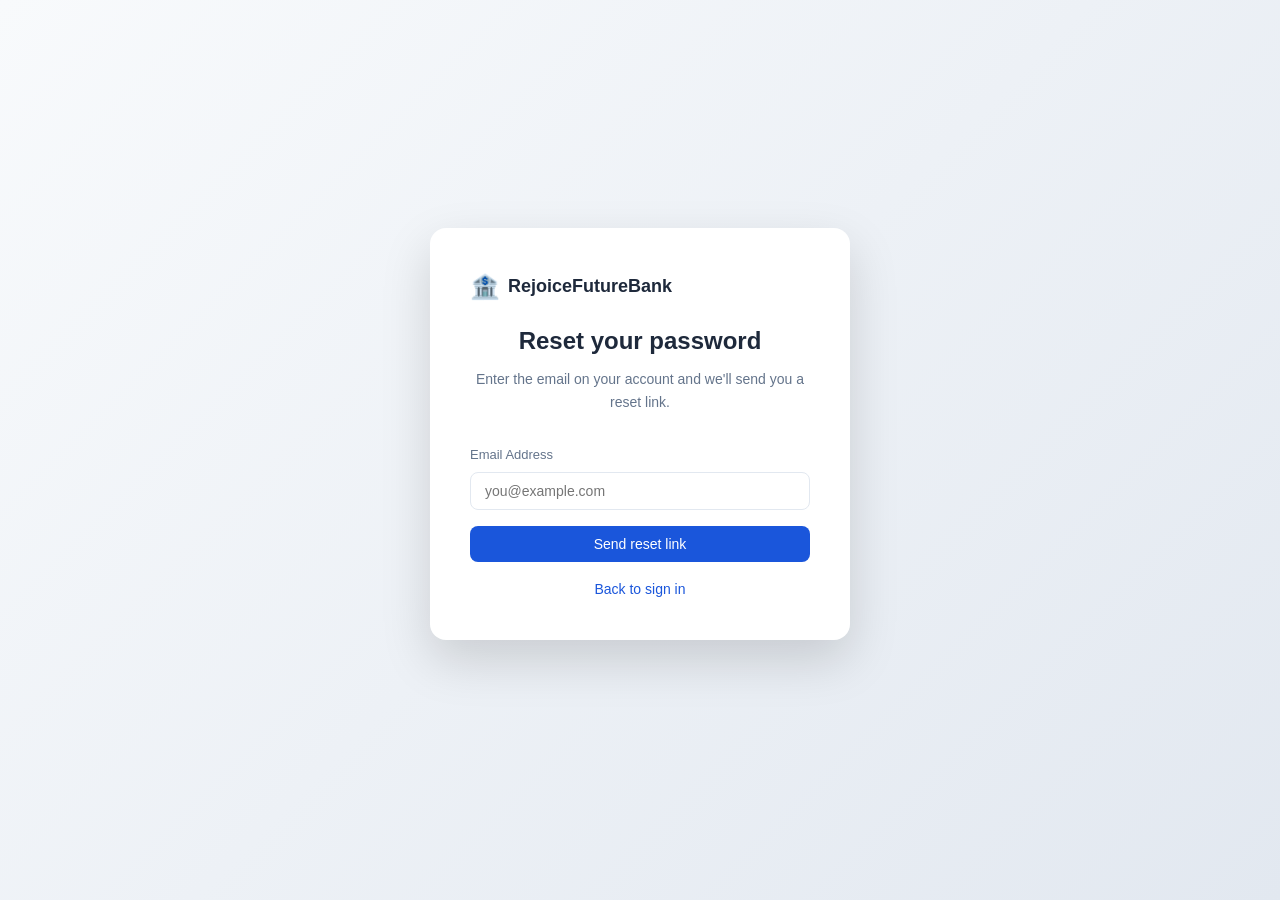
<file: forgot-password.html>
<!doctype html>
<html lang="en">
  <head>
    <meta charset="UTF-8" />
    <meta name="viewport" content="width=device-width, initial-scale=1.0, maximum-scale=1.0, user-scalable=no, viewport-fit=cover" />
    <title>Reset your password - RejoiceFutureBank</title>
    <link rel="stylesheet" href="css/global.css" />
    <link rel="stylesheet" href="css/auth.css" />
  </head>
  <body class="auth-page">
    <div class="auth-container">
      <div class="auth-card">
        <div class="auth-header">
          <div class="logo">
            <span class="logo-icon">🏦</span>
            <span class="logo-text">RejoiceFutureBank</span>
          </div>
          <h2>Reset your password</h2>
          <p>Enter the email on your account and we'll send you a reset link.</p>
        </div>

        <form id="forgotForm" class="auth-form">
          <div class="form-group">
            <label for="email">Email Address</label>
            <input type="email" id="email" required placeholder="you@example.com" />
          </div>
          <button type="submit" class="btn btn-primary btn-block" id="forgotBtn">Send reset link</button>
        </form>

        <div id="forgotResult" class="alert alert-info" style="display:none"></div>

        <div class="auth-footer"><p><a href="login.html">Back to sign in</a></p></div>
      </div>
    </div>

    <script src="./JAVASCRIPT/api.js"></script>
    <script>
      document.getElementById('forgotForm').addEventListener('submit', async (e) => {
        e.preventDefault();
        const btn = document.getElementById('forgotBtn');
        const resultDiv = document.getElementById('forgotResult');
        btn.disabled = true;
        btn.textContent = 'Sending...';
        try {
          const response = await API.forgotPassword(document.getElementById('email').value);
          resultDiv.textContent = response.message;
          resultDiv.style.display = 'block';
        } catch (error) {
          resultDiv.textContent = 'Something went wrong. Please try again.';
          resultDiv.style.display = 'block';
        } finally {
          btn.disabled = false;
          btn.textContent = 'Send reset link';
        }
      });
    </script>
  </body>
</html>
</file>
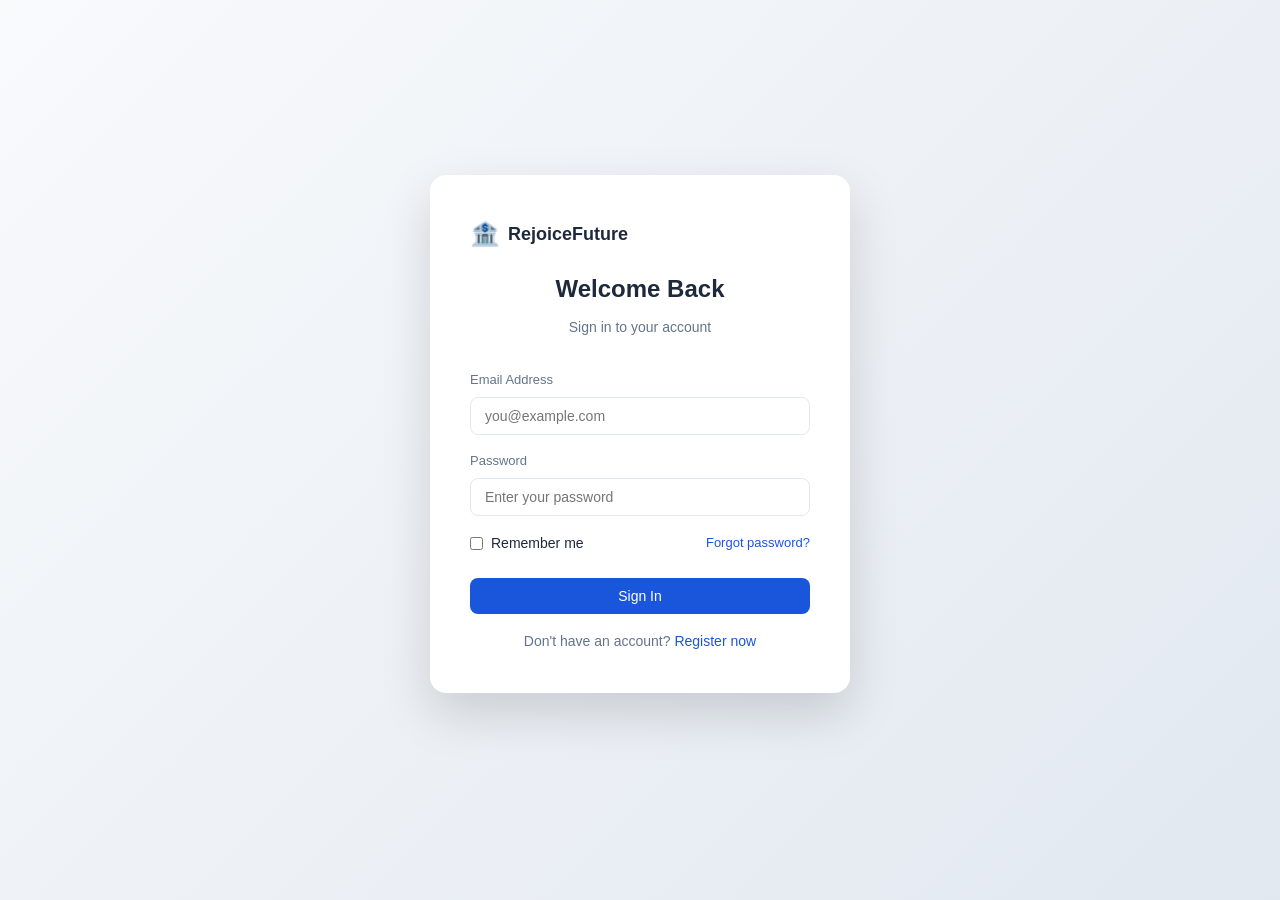
<file: login.html>
<!doctype html>
<html lang="en">
  <head>
    <meta charset="UTF-8" />
    <meta
      name="viewport"
      content="width=device-width, initial-scale=1.0, maximum-scale=1.0, user-scalable=no, viewport-fit=cover"
    />
    <meta name="mobile-web-app-capable" content="yes" />
    <meta name="apple-mobile-web-app-capable" content="yes" />
    <meta
      name="apple-mobile-web-app-status-bar-style"
      content="black-translucent"
    />
    <title>Login - RejoiceFuture</title>
    <link rel="stylesheet" href="css/global.css" />
    <link rel="stylesheet" href="css/auth.css" />
  </head>
  <body class="auth-page">
    <div class="auth-container">
      <div class="auth-card">
        <div class="auth-header">
          <div class="logo">
            <span class="logo-icon">🏦</span>
            <span class="logo-text">RejoiceFuture</span>
          </div>
          <h2>Welcome Back</h2>
          <p>Sign in to your account</p>
        </div>

        <form id="loginForm" class="auth-form">
          <div class="form-group">
            <label for="email">Email Address</label>
            <input
              type="email"
              id="email"
              name="email"
              required
              placeholder="you@example.com"
            />
          </div>

          <div class="form-group">
            <label for="password">Password</label>
            <input
              type="password"
              id="password"
              name="password"
              required
              placeholder="Enter your password"
            />
          </div>

          <div class="form-options">
            <label class="checkbox-label">
              <input type="checkbox" id="remember" name="remember" />
              <span>Remember me</span>
            </label>
            <a href="forgot-password.html" class="forgot-link"
              >Forgot password?</a
            >
          </div>

          <button type="submit" class="btn btn-primary btn-block" id="loginBtn">
            <span class="btn-text">Sign In</span>
            <span class="btn-loader" style="display: none">⏳</span>
          </button>
        </form>

        <div class="auth-footer">
          <p>Don't have an account? <a href="register.html">Register now</a></p>
        </div>

        <div
          id="loginError"
          class="alert alert-error"
          style="display: none"
        ></div>
        <div
          id="loginSuccess"
          class="alert alert-success"
          style="display: none"
        ></div>
      </div>
    </div>

    <script src="./JAVASCRIPT/api.js"></script>
    <script src="./JAVASCRIPT/auth.js"></script>
  </body>
</html>
</file>
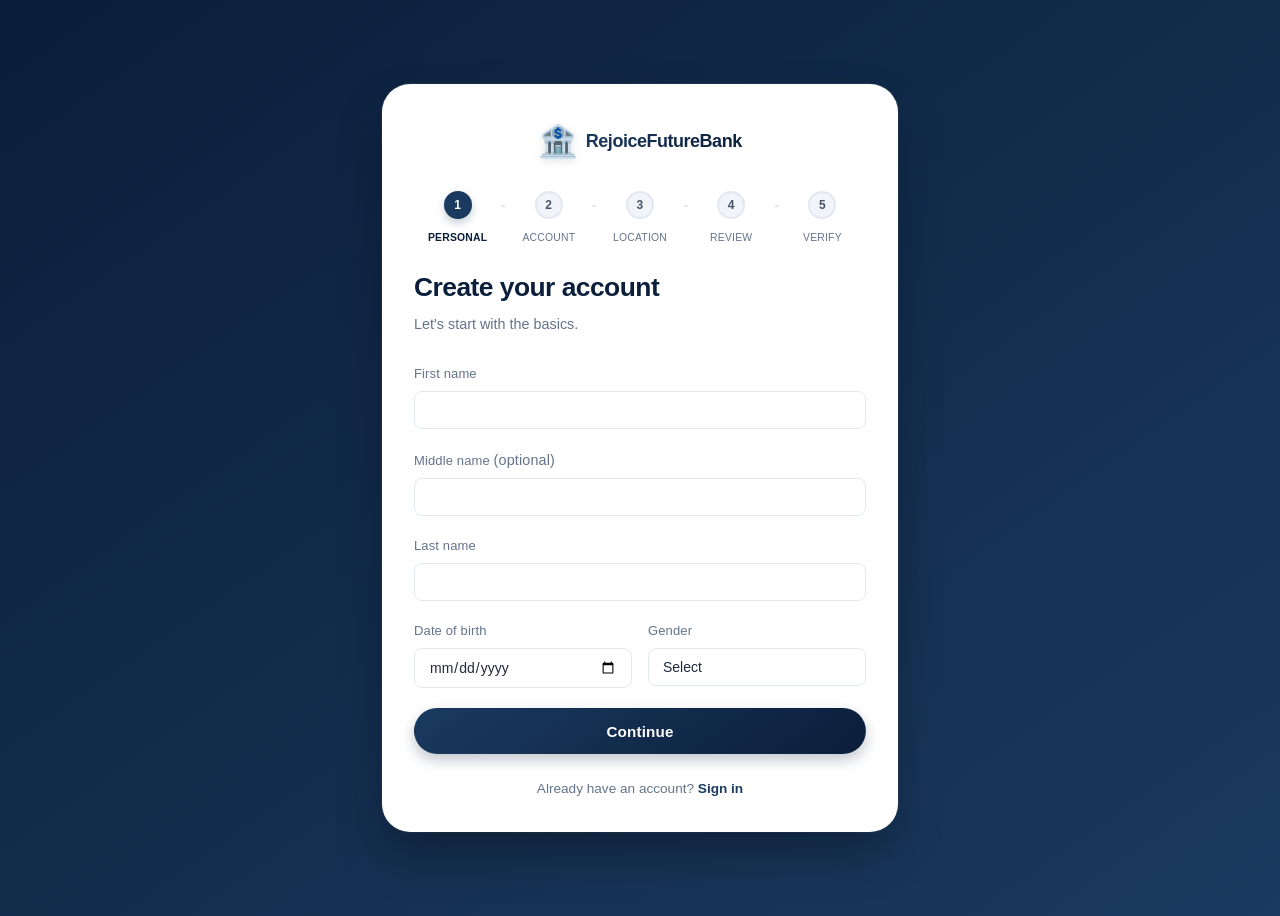
<file: register.html>
<!doctype html>
<html lang="en">
  <head>
    <meta charset="UTF-8" />
    <meta
      name="viewport"
      content="width=device-width, initial-scale=1.0, maximum-scale=1.0, user-scalable=no, viewport-fit=cover"
    />
    <title>Create your account - RejoiceFutureBank</title>
    <link rel="stylesheet" href="css/global.css" />
    <link rel="stylesheet" href="css/auth.css" />
    <link rel="stylesheet" href="css/signup-wizard.css" />
    <style>
      /* ========== PROFESSIONAL BANKING THEME ========== */
      * {
        margin: 0;
        padding: 0;
        box-sizing: border-box;
      }

      body.auth-page {
        background: linear-gradient(145deg, #0b1e3a 0%, #1a3a5f 100%);
        font-family: 'Inter', -apple-system, BlinkMacSystemFont, 'Segoe UI', Roboto, Helvetica, Arial, sans-serif;
        min-height: 100vh;
        display: flex;
        align-items: center;
        justify-content: center;
        padding: 1.5rem;
        margin: 0;
      }

      .auth-container {
        width: 100%;
        max-width: 580px;
        margin: 0 auto;
      }

      .auth-card {
        background: #ffffff;
        border-radius: 28px;
        box-shadow: 0 25px 50px -8px rgba(0, 0, 0, 0.35), 0 0 0 1px rgba(255, 255, 255, 0.05);
        padding: 2rem 2rem 2rem 2rem;
        transition: all 0.2s ease;
      }

      .auth-card-wide {
        max-width: 100%;
      }

      /* ----- logo & header ----- */
      .auth-header {
        display: flex;
        justify-content: center;
        margin-bottom: 0.5rem;
      }

      .logo {
        display: flex;
        align-items: center;
        gap: 0.5rem;
        font-weight: 600;
        font-size: 1.5rem;
        color: #0b1e3a;
        letter-spacing: -0.02em;
      }

      .logo-icon {
        font-size: 2rem;
        filter: drop-shadow(0 2px 4px rgba(0, 0, 0, 0.1));
      }

      .logo-text {
        background: linear-gradient(135deg, #1a3a5f, #0b1e3a);
        -webkit-background-clip: text;
        -webkit-text-fill-color: transparent;
        background-clip: text;
      }

      /* ===== PROGRESS INDICATOR — SAME ON ALL SCREENS ===== */
      .signup-progress {
        display: flex;
        justify-content: space-between;
        margin: 1.5rem 0 1.25rem 0;
        padding: 0;
        position: relative;
        width: 100%;
      }

      .signup-progress::before {
        content: '';
        position: absolute;
        top: 14px;
        left: 8%;
        right: 8%;
        height: 2px;
        background: #e2e8f0;
        z-index: 0;
      }

      .signup-progress-step {
        display: flex;
        flex-direction: column;
        align-items: center;
        font-size: 0.65rem;
        font-weight: 500;
        color: #64748b;
        text-transform: uppercase;
        letter-spacing: 0.02em;
        position: relative;
        z-index: 1;
        background: #ffffff;
        padding: 0 0.15rem;
        flex: 1;
        min-width: 0;
        text-align: center;
        white-space: nowrap;
      }

      .signup-progress-step span {
        width: 28px;
        height: 28px;
        border-radius: 50%;
        background: #f1f5f9;
        border: 2px solid #e2e8f0;
        display: flex;
        align-items: center;
        justify-content: center;
        font-weight: 600;
        font-size: 0.75rem;
        color: #475569;
        margin-bottom: 0.4rem;
        transition: all 0.2s ease;
        flex-shrink: 0;
      }

      .signup-progress-step.active span {
        background: #1a3a5f;
        border-color: #1a3a5f;
        color: white;
        box-shadow: 0 4px 8px rgba(26, 58, 95, 0.25);
      }

      .signup-progress-step.active {
        color: #0b1e3a;
        font-weight: 600;
      }

      /* Hide the old mobile-only progress text — we use the same bar now */
      .signup-progress-mobile {
        display: none !important;
      }

      /* ----- typography & spacing ----- */
      h2 {
        font-size: 1.65rem;
        font-weight: 600;
        color: #0b1e3a;
        margin-bottom: 0.3rem;
        letter-spacing: -0.02em;
      }

      .text-muted {
        color: #64748b;
        font-size: 0.9rem;
        margin-bottom: 1.75rem;
      }

      .form-group {
        margin-bottom: 1.25rem;
      }

      label {
        display: block;
        font-size: 0.85rem;
        font-weight: 500;
        color: #1e293b;
        margin-bottom: 0.4rem;
        letter-spacing: 0.01em;
      }

      label small {
        font-weight: 400;
        font-size: 0.75rem;
      }

      input,
      select,
      textarea {
        width: 100%;
        padding: 0.8rem 1rem;
        border: 1.5px solid #e2e8f0;
        border-radius: 14px;
        font-size: 0.95rem;
        background: #f9fcff;
        transition: all 0.15s ease;
        color: #0b1e3a;
        font-family: inherit;
        appearance: none;
        -webkit-appearance: none;
      }

      input:focus,
      select:focus,
      textarea:focus {
        outline: none;
        border-color: #1a3a5f;
        box-shadow: 0 0 0 4px rgba(26, 58, 95, 0.1);
        background: #ffffff;
      }

      input::placeholder,
      textarea::placeholder {
        color: #94a3b8;
      }

      select {
        background-image: url("data:image/svg+xml,%3Csvg xmlns='http://www.w3.org/2000/svg' width='16' height='16' viewBox='0 0 24 24' fill='none' stroke='%2347565f' stroke-width='2' stroke-linecap='round' stroke-linejoin='round'%3E%3Cpolyline points='6 9 12 15 18 9'%3E%3C/polyline%3E%3C/svg%3E");
        background-repeat: no-repeat;
        background-position: right 1rem center;
        background-size: 1.2rem;
      }

      textarea {
        resize: vertical;
        min-height: 70px;
      }

      .form-row {
        display: grid;
        grid-template-columns: 1fr 1fr;
        gap: 1rem;
      }

      /* ----- password & OTP ----- */
      .password-input-wrap {
        position: relative;
        display: flex;
        align-items: center;
      }

      .password-input-wrap input {
        padding-right: 2.8rem;
      }

      .password-toggle {
        position: absolute;
        right: 1rem;
        background: none;
        border: none;
        font-size: 1.2rem;
        cursor: pointer;
        color: #64748b;
        padding: 0;
        line-height: 1;
        opacity: 0.7;
        transition: opacity 0.15s;
      }

      .password-toggle:hover {
        opacity: 1;
      }

      .password-requirements {
        list-style: none;
        margin-top: 0.6rem;
        display: flex;
        flex-wrap: wrap;
        gap: 0.5rem 1rem;
        font-size: 0.7rem;
        color: #64748b;
      }

      .password-requirements li {
        display: flex;
        align-items: center;
        gap: 0.25rem;
      }

      .password-requirements li::before {
        content: '○';
        font-size: 0.75rem;
        color: #94a3b8;
      }

      .password-requirements li.valid::before {
        content: '●';
        color: #10b981;
      }

      /* ----- OTP inputs ----- */
      .otp-input-group {
        display: flex;
        gap: 0.5rem;
        justify-content: center;
        margin: 1.5rem 0 1.5rem;
      }

      .otp-digit {
        width: 50px;
        height: 58px;
        text-align: center;
        font-size: 1.5rem;
        font-weight: 600;
        padding: 0;
        border-radius: 16px;
        border: 1.5px solid #e2e8f0;
        background: #f9fcff;
        color: #0b1e3a;
        transition: all 0.15s;
      }

      .otp-digit:focus {
        border-color: #1a3a5f;
        box-shadow: 0 0 0 4px rgba(26, 58, 95, 0.1);
        background: #ffffff;
      }

      /* ----- buttons ----- */
      .btn {
        display: inline-flex;
        align-items: center;
        justify-content: center;
        padding: 0.85rem 1.5rem;
        border-radius: 40px;
        font-weight: 600;
        font-size: 0.95rem;
        letter-spacing: 0.01em;
        transition: all 0.15s ease;
        border: 1.5px solid transparent;
        cursor: pointer;
        text-decoration: none;
        font-family: inherit;
      }

      .btn-primary {
        background: linear-gradient(145deg, #1a3a5f, #0b1e3a);
        color: white;
        box-shadow: 0 6px 14px rgba(11, 30, 58, 0.25);
      }

      .btn-primary:hover {
        background: linear-gradient(145deg, #0f2a44, #08162b);
        box-shadow: 0 10px 20px rgba(11, 30, 58, 0.3);
        transform: translateY(-1px);
      }

      .btn-primary:active {
        transform: translateY(0);
        box-shadow: 0 4px 8px rgba(11, 30, 58, 0.2);
      }

      .btn-outline {
        background: transparent;
        border-color: #cbd5e1;
        color: #1e293b;
      }

      .btn-outline:hover {
        background: #f8fafc;
        border-color: #94a3b8;
      }

      .btn-block {
        flex: 1;
        width: 100%;
      }

      .flex {
        display: flex;
        gap: 0.75rem;
      }

      .gap-1 {
        gap: 0.75rem;
      }

      .flex-between {
        display: flex;
        justify-content: space-between;
        align-items: center;
      }

      /* ----- review sections (step 4) ----- */
      .review-section {
        background: #f8fafc;
        border-radius: 16px;
        padding: 1rem 1.25rem;
        margin-bottom: 1rem;
        border: 1px solid #eef2f6;
      }

      .review-section h4 {
        font-size: 0.85rem;
        font-weight: 600;
        color: #1e293b;
        text-transform: uppercase;
        letter-spacing: 0.03em;
      }

      .review-section a {
        font-size: 0.75rem;
        color: #1a3a5f;
        font-weight: 500;
        text-decoration: none;
      }

      .review-section a:hover {
        text-decoration: underline;
      }

      .review-section p {
        font-size: 0.9rem;
        color: #0b1e3a;
        margin: 0.2rem 0;
        font-weight: 500;
      }

      .review-section p:last-child {
        margin-bottom: 0;
      }

      /* ----- alerts & messages ----- */
      .alert {
        padding: 0.85rem 1rem;
        border-radius: 14px;
        font-size: 0.85rem;
        margin-bottom: 1.25rem;
      }

      .alert-error {
        background: #fef2f2;
        color: #b91c1c;
        border: 1px solid #fecaca;
      }

      .text-center {
        text-align: center;
      }

      .mt-1 {
        margin-top: 1rem;
      }

      .mt-2 {
        margin-top: 1.5rem;
      }

      .auth-footer {
        margin-top: 1.5rem;
        text-align: center;
        font-size: 0.85rem;
        color: #64748b;
      }

      .auth-footer a {
        color: #1a3a5f;
        font-weight: 600;
        text-decoration: none;
      }

      .auth-footer a:hover {
        text-decoration: underline;
      }

      /* ============================================================
         RESPONSIVE — 220px to 700px
         Keeps the SAME progress bar layout (dots + labels)
         ============================================================ */

      /* Tablet / large phone */
      @media (max-width: 700px) {
        body.auth-page {
          padding: 1rem;
          align-items: flex-start;
        }

        .auth-card {
          padding: 1.75rem 1.5rem;
          border-radius: 24px;
        }

        .signup-progress-step {
          font-size: 0.6rem;
        }

        .signup-progress-step span {
          width: 26px;
          height: 26px;
          font-size: 0.7rem;
        }

        .signup-progress::before {
          top: 13px;
        }
      }

      /* Small phone */
      @media (max-width: 560px) {
        body.auth-page {
          padding: 0.75rem;
        }

        .auth-card {
          padding: 1.5rem 1.25rem;
          border-radius: 22px;
        }

        h2 {
          font-size: 1.4rem;
        }

        .form-row {
          grid-template-columns: 1fr;
          gap: 0;
        }

        .otp-digit {
          width: 42px;
          height: 50px;
          font-size: 1.3rem;
          border-radius: 12px;
        }

        .otp-input-group {
          gap: 0.35rem;
        }

        .flex {
          flex-wrap: wrap;
        }

        .btn {
          padding: 0.8rem 1rem;
          font-size: 0.9rem;
        }

        .review-section {
          padding: 0.9rem 1rem;
        }

        .logo-text {
          font-size: 1.25rem;
        }

        .logo-icon {
          font-size: 1.6rem;
        }

        /* Progress bar adjustments for small screens */
        .signup-progress {
          margin: 1.25rem 0 1rem 0;
        }

        .signup-progress-step {
          font-size: 0.5rem;
          letter-spacing: 0;
          padding: 0 0.05rem;
        }

        .signup-progress-step span {
          width: 22px;
          height: 22px;
          font-size: 0.6rem;
          border-width: 1.5px;
          margin-bottom: 0.3rem;
        }

        .signup-progress::before {
          top: 11px;
          left: 6%;
          right: 6%;
          height: 1.5px;
        }
      }

      /* Very small phone — down to 220px */
      @media (max-width: 420px) {
        .auth-card {
          padding: 1.25rem 1rem;
          border-radius: 20px;
        }

        .logo-text {
          font-size: 1.1rem;
        }

        .logo-icon {
          font-size: 1.4rem;
        }

        .signup-progress {
          margin: 1rem 0 0.9rem 0;
        }

        .signup-progress-step {
          font-size: 0.42rem;
          letter-spacing: 0;
          padding: 0;
        }

        .signup-progress-step span {
          width: 20px;
          height: 20px;
          font-size: 0.55rem;
          border-width: 1.5px;
          margin-bottom: 0.25rem;
        }

        .signup-progress::before {
          top: 10px;
          left: 5%;
          right: 5%;
          height: 1.5px;
        }

        h2 {
          font-size: 1.25rem;
        }

        .text-muted {
          font-size: 0.8rem;
          margin-bottom: 1.25rem;
        }

        .otp-digit {
          width: 34px;
          height: 42px;
          font-size: 1rem;
          border-radius: 10px;
        }

        .otp-input-group {
          gap: 0.25rem;
        }

        .btn {
          padding: 0.7rem 0.9rem;
          font-size: 0.85rem;
        }

        .review-section {
          padding: 0.75rem 0.85rem;
        }

        .review-section p {
          font-size: 0.8rem;
        }

        .password-requirements {
          font-size: 0.6rem;
          gap: 0.35rem 0.75rem;
        }

        label {
          font-size: 0.78rem;
        }

        input,
        select,
        textarea {
          padding: 0.7rem 0.85rem;
          font-size: 0.85rem;
          border-radius: 12px;
        }
      }

      /* Ultra narrow — 220px to 320px */
      @media (max-width: 320px) {
        body.auth-page {
          padding: 0.5rem;
        }

        .auth-card {
          padding: 1rem 0.75rem;
          border-radius: 18px;
        }

        .signup-progress {
          margin: 0.85rem 0 0.75rem 0;
        }

        .signup-progress-step {
          font-size: 0.35rem;
          letter-spacing: 0;
          padding: 0;
        }

        .signup-progress-step span {
          width: 18px;
          height: 18px;
          font-size: 0.5rem;
          border-width: 1.5px;
          margin-bottom: 0.2rem;
        }

        .signup-progress::before {
          top: 9px;
          left: 4%;
          right: 4%;
          height: 1.5px;
        }

        .logo-text {
          font-size: 0.95rem;
        }

        .logo-icon {
          font-size: 1.2rem;
        }

        .otp-digit {
          width: 30px;
          height: 38px;
          font-size: 0.9rem;
          border-radius: 8px;
        }

        .otp-input-group {
          gap: 0.2rem;
        }

        h2 {
          font-size: 1.1rem;
        }
      }

      /* Extra polish for step transition (visual only) */
      .signup-step {
        transition: opacity 0.15s ease;
      }
    </style>
  </head>
  <body class="auth-page">
    <div class="auth-container">
      <div class="auth-card auth-card-wide">
        <div class="auth-header">
          <div class="logo">
            <span class="logo-icon">🏦</span>
            <span class="logo-text">RejoiceFutureBank</span>
          </div>
        </div>

        <!-- Progress indicator — same on ALL screen sizes -->
        <div class="signup-progress" id="signupProgress">
          <div class="signup-progress-step" data-step="1"><span>1</span>Personal</div>
          <div class="signup-progress-step" data-step="2"><span>2</span>Account</div>
          <div class="signup-progress-step" data-step="3"><span>3</span>Location</div>
          <div class="signup-progress-step" data-step="4"><span>4</span>Review</div>
          <div class="signup-progress-step" data-step="5"><span>5</span>Verify</div>
        </div>
        <!-- Legacy mobile progress element kept hidden for JS compatibility -->
        <div class="signup-progress-mobile" id="signupProgressMobile" style="display:none !important;">Step 1 of 5</div>

        <div id="registerError" class="alert alert-error" style="display:none"></div>

        <!-- STEP 1: Personal information -->
        <section class="signup-step" id="step1">
          <h2>Create your account</h2>
          <p class="text-muted">Let's start with the basics.</p>

          <div class="form-group">
            <label for="s1_first_name">First name</label>
            <input type="text" id="s1_first_name" required />
          </div>
          <div class="form-group">
            <label for="s1_middle_name">Middle name <small class="text-muted">(optional)</small></label>
            <input type="text" id="s1_middle_name" />
          </div>
          <div class="form-group">
            <label for="s1_last_name">Last name</label>
            <input type="text" id="s1_last_name" required />
          </div>
          <div class="form-row">
            <div class="form-group">
              <label for="s1_dob">Date of birth</label>
              <input type="date" id="s1_dob" required />
            </div>
            <div class="form-group">
              <label for="s1_gender">Gender</label>
              <select id="s1_gender" required>
                <option value="">Select</option>
                <option value="female">Female</option>
                <option value="male">Male</option>
                <option value="non_binary">Non-binary</option>
                <option value="prefer_not_to_say">Prefer not to say</option>
              </select>
            </div>
          </div>

          <button type="button" class="btn btn-primary btn-block" onclick="Register.goToStep(2)">Continue</button>
          <div class="auth-footer"><p>Already have an account? <a href="login.html">Sign in</a></p></div>
        </section>

        <!-- STEP 2: Email + password -->
        <section class="signup-step" id="step2" style="display:none">
          <h2>Secure your account</h2>
          <p class="text-muted">This is how you'll sign in.</p>

          <div class="form-group">
            <label for="s2_email">Email address</label>
            <input type="email" id="s2_email" required />
          </div>
          <div class="form-group">
            <label for="s2_password">Create password</label>
            <div class="password-input-wrap">
              <input type="password" id="s2_password" required minlength="8" />
              <button type="button" class="password-toggle" onclick="Register.togglePassword('s2_password')">👁</button>
            </div>
            <ul class="password-requirements" id="s2_requirements">
              <li data-rule="length">At least 8 characters</li>
              <li data-rule="upper">Uppercase letter</li>
              <li data-rule="lower">Lowercase letter</li>
              <li data-rule="number">Number</li>
              <li data-rule="special">Special character</li>
            </ul>
          </div>
          <div class="form-group">
            <label for="s2_confirm">Confirm password</label>
            <div class="password-input-wrap">
              <input type="password" id="s2_confirm" required />
              <button type="button" class="password-toggle" onclick="Register.togglePassword('s2_confirm')">👁</button>
            </div>
          </div>

          <div class="flex gap-1">
            <button type="button" class="btn btn-outline" onclick="Register.goToStep(1)">Back</button>
            <button type="button" class="btn btn-primary btn-block" id="step2ContinueBtn" onclick="Register.submitStep2()">Continue</button>
          </div>
        </section>

        <!-- STEP 3: Location -->
        <section class="signup-step" id="step3" style="display:none">
          <h2>Where are you located?</h2>
          <p class="text-muted">This helps us set up your account correctly.</p>

          <div class="form-group">
            <label for="s3_country">Country</label>
            <select id="s3_country" required>
              <option value="">Select Country</option>
              <option value="US">United States</option>
              <option value="GB">United Kingdom</option>
              <option value="NG">Nigeria</option>
              <option value="GH">Ghana</option>
              <option value="KE">Kenya</option>
              <option value="ZA">South Africa</option>
              <option value="DE">Germany</option>
              <option value="FR">France</option>
              <option value="CA">Canada</option>
              <option value="AU">Australia</option>
              <option value="CH">Switzerland</option>
              <option value="JP">Japan</option>
              <option value="AE">UAE</option>
              <option value="CN">China</option>
            </select>
          </div>
          <div class="form-group">
            <label for="s3_state">State / Province / Region</label>
            <input type="text" id="s3_state" required />
          </div>
          <div class="form-group">
            <label for="s3_city">City</label>
            <input type="text" id="s3_city" required />
          </div>
          <div class="form-group">
            <label for="s3_address">Residential address</label>
            <textarea id="s3_address" rows="2" required></textarea>
          </div>

          <div class="flex gap-1">
            <button type="button" class="btn btn-outline" onclick="Register.goToStep(2)">Back</button>
            <button type="button" class="btn btn-primary btn-block" id="step3ContinueBtn" onclick="Register.submitStep3()">Continue</button>
          </div>
        </section>

        <!-- STEP 4: Review -->
        <section class="signup-step" id="step4" style="display:none">
          <h2>Review your information</h2>

          <div class="review-section">
            <div class="flex-between"><h4>Personal information</h4><a href="#" onclick="Register.goToStep(1); return false;">Edit</a></div>
            <p id="review_name"></p>
            <p id="review_dob"></p>
            <p id="review_gender"></p>
          </div>

          <div class="review-section">
            <div class="flex-between"><h4>Account information</h4><a href="#" onclick="Register.goToStep(2); return false;">Edit</a></div>
            <p id="review_email"></p>
          </div>

          <div class="review-section">
            <div class="flex-between"><h4>Location</h4><a href="#" onclick="Register.goToStep(3); return false;">Edit</a></div>
            <p id="review_location"></p>
            <p id="review_address"></p>
          </div>

          <div class="flex gap-1">
            <button type="button" class="btn btn-outline" onclick="Register.goToStep(3)">Back</button>
            <button type="button" class="btn btn-primary btn-block" id="step4ContinueBtn" onclick="Register.submitStep4()">Continue</button>
          </div>
        </section>

        <!-- STEP 5: Email verification -->
        <section class="signup-step" id="step5" style="display:none">
          <h2>Verify your email</h2>
          <p class="text-muted">We've sent a verification code to <strong id="verify_email_display"></strong>.</p>

          <div class="otp-input-group">
            <input type="text" maxlength="1" class="otp-digit" data-index="0" inputmode="numeric" />
            <input type="text" maxlength="1" class="otp-digit" data-index="1" inputmode="numeric" />
            <input type="text" maxlength="1" class="otp-digit" data-index="2" inputmode="numeric" />
            <input type="text" maxlength="1" class="otp-digit" data-index="3" inputmode="numeric" />
            <input type="text" maxlength="1" class="otp-digit" data-index="4" inputmode="numeric" />
            <input type="text" maxlength="1" class="otp-digit" data-index="5" inputmode="numeric" />
          </div>

          <button type="button" class="btn btn-primary btn-block" id="verifyBtn" onclick="Register.submitVerification()">Verify</button>

          <p class="text-center mt-1">
            <a href="#" id="resendLink" onclick="Register.resendCode(); return false;">Resend code</a>
            <span id="resendCooldown" class="text-muted" style="display:none"></span>
          </p>
          <p class="text-center"><a href="#" onclick="Register.goToStep(2); return false;">Change email</a></p>
        </section>

        <!-- STEP 6 (visual only): Activated -->
        <section class="signup-step" id="stepDone" style="display:none">
          <div class="text-center">
            <div style="font-size:48px">✅</div>
            <h2>Your account is ready.</h2>
            <p class="text-muted">Welcome to RejoiceFutureBank.</p>
            <button class="btn btn-primary btn-block mt-2" onclick="window.location.href='/dashboard.html'">Go to Dashboard</button>
          </div>
        </section>
      </div>
    </div>

    <script src="./JAVASCRIPT/api.js"></script>
    <script src="./JAVASCRIPT/register.js"></script>
  </body>
</html>
</file>
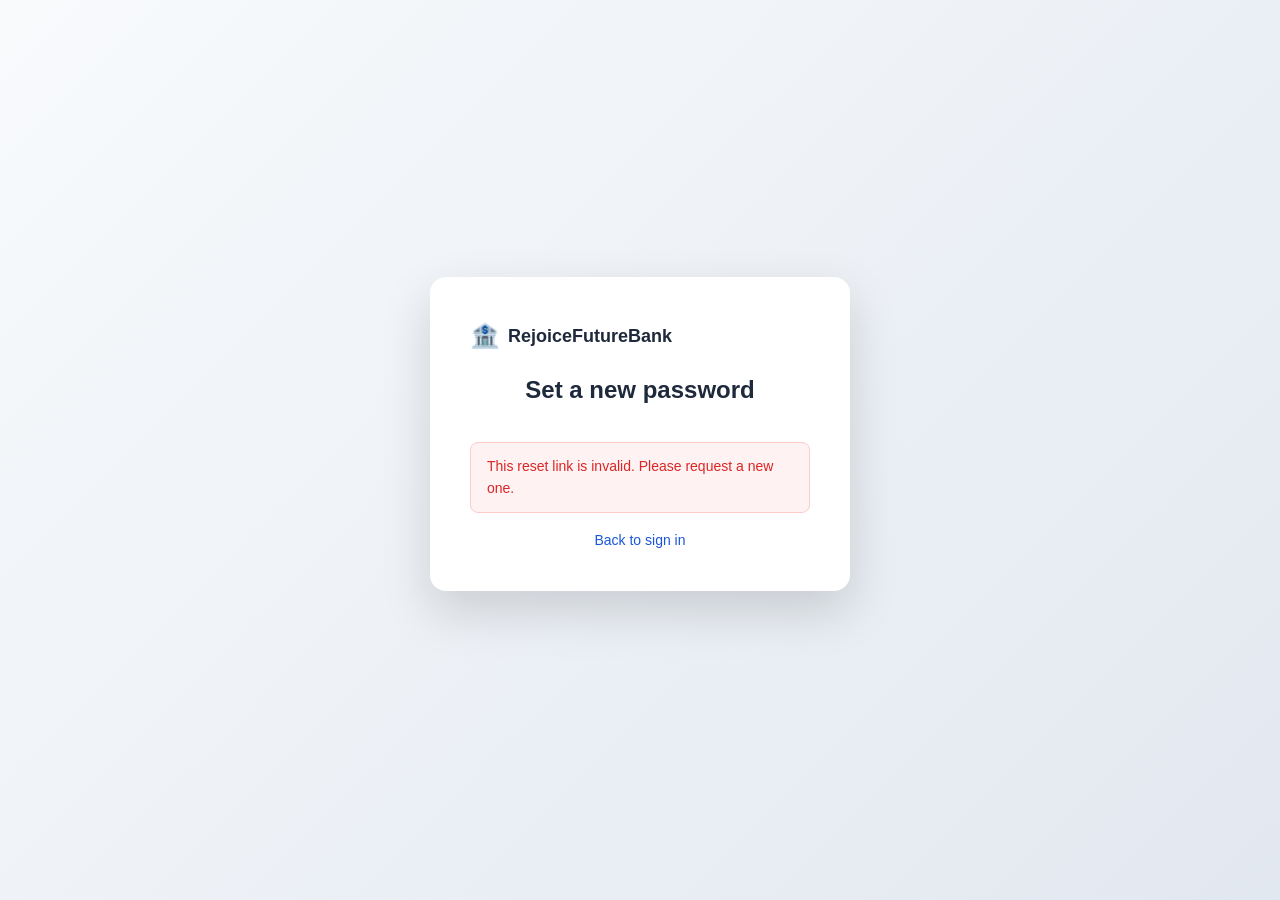
<file: reset-password.html>
<!doctype html>
<html lang="en">
  <head>
    <meta charset="UTF-8" />
    <meta name="viewport" content="width=device-width, initial-scale=1.0, maximum-scale=1.0, user-scalable=no, viewport-fit=cover" />
    <title>Set a new password - RejoiceFutureBank</title>
    <link rel="stylesheet" href="css/global.css" />
    <link rel="stylesheet" href="css/auth.css" />
  </head>
  <body class="auth-page">
    <div class="auth-container">
      <div class="auth-card">
        <div class="auth-header">
          <div class="logo">
            <span class="logo-icon">🏦</span>
            <span class="logo-text">RejoiceFutureBank</span>
          </div>
          <h2>Set a new password</h2>
        </div>

        <form id="resetForm" class="auth-form">
          <div class="form-group">
            <label for="newPassword">New password</label>
            <input type="password" id="newPassword" required minlength="8" />
          </div>
          <div class="form-group">
            <label for="confirmPassword">Confirm new password</label>
            <input type="password" id="confirmPassword" required minlength="8" />
          </div>
          <button type="submit" class="btn btn-primary btn-block" id="resetBtn">Update password</button>
        </form>

        <div id="resetResult" class="alert" style="display:none"></div>
        <div class="auth-footer"><p><a href="login.html">Back to sign in</a></p></div>
      </div>
    </div>

    <script src="./JAVASCRIPT/api.js"></script>
    <script>
      const token = new URLSearchParams(window.location.search).get('token');
      const resultDiv = document.getElementById('resetResult');

      if (!token) {
        resultDiv.className = 'alert alert-error';
        resultDiv.textContent = 'This reset link is invalid. Please request a new one.';
        resultDiv.style.display = 'block';
        document.getElementById('resetForm').style.display = 'none';
      }

      document.getElementById('resetForm').addEventListener('submit', async (e) => {
        e.preventDefault();
        const newPassword = document.getElementById('newPassword').value;
        const confirmPassword = document.getElementById('confirmPassword').value;

        if (newPassword !== confirmPassword) {
          resultDiv.className = 'alert alert-error';
          resultDiv.textContent = 'Passwords do not match.';
          resultDiv.style.display = 'block';
          return;
        }

        const btn = document.getElementById('resetBtn');
        btn.disabled = true;
        btn.textContent = 'Updating...';

        try {
          const response = await API.resetPassword(token, newPassword);
          resultDiv.className = 'alert alert-success';
          resultDiv.textContent = response.message + ' Redirecting to sign in...';
          resultDiv.style.display = 'block';
          setTimeout(() => window.location.href = '/login.html', 2000);
        } catch (error) {
          resultDiv.className = 'alert alert-error';
          resultDiv.textContent = error.message;
          resultDiv.style.display = 'block';
          btn.disabled = false;
          btn.textContent = 'Update password';
        }
      });
    </script>
  </body>
</html>
</file>
<file: css/global.css>
/* ============================================
   RejoiceFuture - Global Styles
   ============================================ */

:root {
    --primary: #1a56db;
    --primary-dark: #1041a8;
    --primary-light: #e8effc;
    --secondary: #6b7280;
    --success: #059669;
    --warning: #d97706;
    --danger: #dc2626;
    --info: #0891b2;

    --bg-primary: #ffffff;
    --bg-secondary: #f8fafc;
    --bg-tertiary: #f1f5f9;

    --text-primary: #1e293b;
    --text-secondary: #64748b;
    --text-muted: #94a3b8;

    --border-color: #e2e8f0;
    --border-radius: 8px;
    --border-radius-lg: 12px;
    --border-radius-xl: 16px;

    --shadow-sm: 0 1px 2px rgba(0,0,0,0.05);
    --shadow-md: 0 4px 6px rgba(0,0,0,0.07);
    --shadow-lg: 0 10px 25px rgba(0,0,0,0.1);
    --shadow-xl: 0 20px 50px rgba(0,0,0,0.15);

    --font-family: -apple-system, BlinkMacSystemFont, 'Segoe UI', Roboto, 'Helvetica Neue', Arial, sans-serif;
    --font-mono: 'SF Mono', Monaco, 'Cascadia Code', monospace;

    --transition: all 0.2s ease;
}

/* Dark mode */
[data-theme="dark"] {
    --primary: #3b82f6;
    --primary-dark: #2563eb;
    --primary-light: #1e3a5f;
    --bg-primary: #0f172a;
    --bg-secondary: #1e293b;
    --bg-tertiary: #334155;
    --text-primary: #f1f5f9;
    --text-secondary: #cbd5e1;
    --text-muted: #64748b;
    --border-color: #334155;
}

* {
    margin: 0;
    padding: 0;
    box-sizing: border-box;
}

body {
    font-family: var(--font-family);
    background: var(--bg-secondary);
    color: var(--text-primary);
    line-height: 1.6;
    min-height: 100vh;
}

a {
    color: var(--primary);
    text-decoration: none;
    transition: var(--transition);
}

a:hover {
    color: var(--primary-dark);
}



/* Typography */
h1 { font-size: 2rem; font-weight: 700; margin-bottom: 0.5rem; }
h2 { font-size: 1.5rem; font-weight: 600; margin-bottom: 0.5rem; }
h3 { font-size: 1.25rem; font-weight: 600; margin-bottom: 0.5rem; }
h4 { font-size: 1rem; font-weight: 600; margin-bottom: 0.25rem; }

.text-muted { color: var(--text-muted); }
.text-success { color: var(--success); }
.text-danger { color: var(--danger); }
.text-warning { color: var(--warning); }

/* Buttons */
.btn {
    display: inline-flex;
    align-items: center;
    justify-content: center;
    gap: 8px;
    padding: 10px 20px;
    border: none;
    border-radius: var(--border-radius);
    font-size: 14px;
    font-weight: 500;
    cursor: pointer;
    transition: var(--transition);
    text-decoration: none;
    white-space: nowrap;
}

.btn:hover {
    transform: translateY(-1px);
    box-shadow: var(--shadow-md);
}

.btn:active {
    transform: translateY(0);
}

.btn-primary {
    background: var(--primary);
    color: white;
}

.btn-primary:hover {
    background: var(--primary-dark);
    color: white;
}

.btn-secondary {
    background: var(--secondary);
    color: white;
}

.btn-outline {
    background: transparent;
    border: 1px solid var(--border-color);
    color: var(--text-primary);
}

.btn-outline:hover {
    background: var(--bg-tertiary);
    border-color: var(--primary);
    color: var(--primary);
}

.btn-danger {
    background: var(--danger);
    color: white;
}

.btn-success {
    background: var(--success);
    color: white;
}

.btn-warning {
    background: var(--warning);
    color: white;
}

.btn-sm {
    padding: 6px 12px;
    font-size: 12px;
}

.btn-lg {
    padding: 14px 28px;
    font-size: 16px;
}

.btn-block {
    width: 100%;
}

.btn:disabled {
    opacity: 0.6;
    cursor: not-allowed;
    transform: none !important;
}

/* Forms */
.form-group {
    margin-bottom: 1rem;
}

.form-group label {
    display: block;
    font-size: 13px;
    font-weight: 500;
    color: var(--text-secondary);
    margin-bottom: 6px;
}

.form-group input,
.form-group select,
.form-group textarea {
    width: 100%;
    padding: 10px 14px;
    border: 1px solid var(--border-color);
    border-radius: var(--border-radius);
    font-size: 14px;
    font-family: var(--font-family);
    background: var(--bg-primary);
    color: var(--text-primary);
    transition: var(--transition);
}

.form-group input:focus,
.form-group select:focus,
.form-group textarea:focus {
    outline: none;
    border-color: var(--primary);
    box-shadow: 0 0 0 3px rgba(26, 86, 219, 0.1);
}

.form-row {
    display: grid;
    grid-template-columns: 1fr 1fr;
    gap: 1rem;
}

.checkbox-label {
    display: flex;
    align-items: center;
    gap: 8px;
    cursor: pointer;
    font-size: 14px;
}

.checkbox-label input[type="checkbox"] {
    width: auto;
}

/* Alerts */
.alert {
    padding: 12px 16px;
    border-radius: var(--border-radius);
    margin: 1rem 0;
    font-size: 14px;
}

.alert-error {
    background: #fef2f2;
    color: #dc2626;
    border: 1px solid #fecaca;
}

.alert-success {
    background: #f0fdf4;
    color: #059669;
    border: 1px solid #bbf7d0;
}

.alert-warning {
    background: #fffbeb;
    color: #d97706;
    border: 1px solid #fed7aa;
}

.alert-info {
    background: #eff6ff;
    color: #0891b2;
    border: 1px solid #bae6fd;
}

/* Cards */
.card {
    background: var(--bg-primary);
    border: 1px solid var(--border-color);
    border-radius: var(--border-radius-lg);
    padding: 1.5rem;
    box-shadow: var(--shadow-sm);
}

/* Tables */
.data-table {
    width: 100%;
    border-collapse: collapse;
}

.data-table th,
.data-table td {
    padding: 12px 16px;
    text-align: left;
    border-bottom: 1px solid var(--border-color);
    font-size: 14px;
}

.data-table th {
    background: var(--bg-secondary);
    font-weight: 600;
    color: var(--text-secondary);
    font-size: 12px;
    text-transform: uppercase;
    letter-spacing: 0.5px;
}

.data-table tbody tr:hover {
    background: var(--bg-tertiary);
}

.table-responsive {
    overflow-x: auto;
}

/* Badges */
.badge {
    display: inline-flex;
    align-items: center;
    padding: 2px 8px;
    border-radius: 999px;
    font-size: 11px;
    font-weight: 600;
}

.badge-success { background: #dcfce7; color: #166534; }
.badge-danger { background: #fee2e2; color: #991b1b; }
.badge-warning { background: #fef3c7; color: #92400e; }
.badge-info { background: #dbeafe; color: #1e40af; }
.badge-secondary { background: #f1f5f9; color: #475569; }

/* Status dots */
.status-dot {
    width: 8px;
    height: 8px;
    border-radius: 50%;
    display: inline-block;
    margin-right: 6px;
}

.status-dot.active, .status-dot.success { background: #22c55e; }
.status-dot.pending, .status-dot.warning { background: #f59e0b; }
.status-dot.error, .status-dot.danger { background: #ef4444; }
.status-dot.inactive { background: #9ca3af; }

/* Logo */
.logo {
    display: flex;
    align-items: center;
    gap: 8px;
}

.logo-icon {
    font-size: 24px;
}

.logo-text {
    font-size: 18px;
    font-weight: 700;
    color: var(--text-primary);
}

/* Modal */
.modal-overlay {
    position: fixed;
    top: 0;
    left: 0;
    width: 100%;
    height: 100%;
    background: rgba(0, 0, 0, 0.5);
    display: flex;
    align-items: center;
    justify-content: center;
    z-index: 10000;
    padding: 20px;
}

.modal {
    background: var(--bg-primary);
    border-radius: var(--border-radius-xl);
    padding: 2rem;
    max-width: 500px;
    width: 100%;
    max-height: 90vh;
    overflow-y: auto;
    box-shadow: var(--shadow-xl);
    animation: modalIn 0.2s ease;
}

.modal-lg {
    max-width: 800px;
}

@keyframes modalIn {
    from { opacity: 0; transform: scale(0.95); }
    to { opacity: 1; transform: scale(1); }
}

.modal-header {
    display: flex;
    justify-content: space-between;
    align-items: center;
    margin-bottom: 1.5rem;
    padding-bottom: 1rem;
    border-bottom: 1px solid var(--border-color);
}

.modal-close {
    background: none;
    border: none;
    font-size: 24px;
    cursor: pointer;
    color: var(--text-muted);
    padding: 4px;
}

/* Toast Notifications */
.toast-container {
    position: fixed;
    top: 80px;
    right: 20px;
    z-index: 10001;
    display: flex;
    flex-direction: column;
    gap: 8px;
    color: black !important;
}

.toast {
    background: var(--bg-primary);
    border: 1px solid var(--border-color);
    border-radius: var(--border-radius);
    padding: 12px 16px;
    min-width: 300px;
    box-shadow: var(--shadow-lg);
    animation: toastIn 0.3s ease;
    display: flex;
    align-items: center;
    gap: 12px;
    color: black !important;
    
}

.toast-success { border-left: 4px solid var(--success); }
.toast-error { border-left: 4px solid var(--danger); }
.toast-warning { border-left: 4px solid var(--warning); }
.toast-info { border-left: 4px solid var(--info); }

@keyframes toastIn {
    from { opacity: 0; transform: translateX(100%); }
    to { opacity: 1; transform: translateX(0); }
}

/* Utility */
.hidden { display: none !important; }
.flex { display: flex; }
.flex-between { display: flex; justify-content: space-between; align-items: center; }
.flex-center { display: flex; align-items: center; justify-content: center; }
.gap-1 { gap: 0.5rem; }
.gap-2 { gap: 1rem; }
.mt-1 { margin-top: 0.5rem; }
.mt-2 { margin-top: 1rem; }
.mb-1 { margin-bottom: 0.5rem; }
.mb-2 { margin-bottom: 1rem; }
.p-1 { padding: 0.5rem; }
.p-2 { padding: 1rem; }

/* Responsive */
@media (max-width: 768px) {
    .form-row {
        grid-template-columns: 1fr;
    }

    h1 { font-size: 1.5rem; }
    h2 { font-size: 1.25rem; }
}

/* Loading spinner */
.spinner {
    width: 20px;
    height: 20px;
    border: 2px solid var(--border-color);
    border-top-color: var(--primary);
    border-radius: 50%;
    animation: spin 0.8s linear infinite;
}

@keyframes spin {
    to { transform: rotate(360deg); }
}

/* Skeleton loading */
.skeleton {
    background: linear-gradient(90deg, var(--bg-tertiary) 25%, var(--border-color) 50%, var(--bg-tertiary) 75%);
    background-size: 200% 100%;
    animation: skeleton-loading 1.5s ease-in-out infinite;
    border-radius: var(--border-radius);
}

@keyframes skeleton-loading {
    0% { background-position: 200% 0; }
    100% { background-position: -200% 0; }
}

/* Empty state */
.empty-state {
    text-align: center;
    padding: 3rem;
    color: var(--text-muted);
}

.empty-state-icon {
    font-size: 48px;
    margin-bottom: 1rem;
}

/* ============================================
   MOBILE BASE STYLES
   ============================================ */

/* Ensure proper viewport behavior */
html {
    -webkit-text-size-adjust: 100%;
    -ms-text-size-adjust: 100%;
}

body {
    -webkit-font-smoothing: antialiased;
    -moz-osx-font-smoothing: grayscale;
    overscroll-behavior-y: contain; /* Prevent pull-to-refresh */
}

/* Hide scrollbar on mobile sidebar */
@media (max-width: 768px) {
    .sidebar-nav::-webkit-scrollbar {
        display: none;
    }
    
    .sidebar-nav {
        -ms-overflow-style: none;
        scrollbar-width: none;
    }
}

/* Touch-friendly spacing */
@media (max-width: 768px) {
    * {
        -webkit-tap-highlight-color: transparent;
    }
    
    a, button {
        touch-action: manipulation;
    }
}

/* Prevent horizontal scroll */
body {
    overflow-x: hidden;
    max-width: 100vw;
}

/* Smooth transitions for all interactive elements */
@media (max-width: 768px) {
    .nav-item,
    .btn,
    .quick-action-btn,
    .account-item,
    .transaction-item {
        transition: all 0.2s ease;
    }
}
</file>
<file: css/admin.css>
/* ============================================
   ADMIN DASHBOARD STYLES
   ============================================ */

.admin-body {
    background: #0f172a;
    color: #f1f5f9;
}



/* Admin Login */
.admin-login-view {
    display: flex;
    align-items: center;
    justify-content: center;
    min-height: calc(100vh - 32px);
    padding: 2rem;
}

.admin-login-card {
    background: #1e293b;
    border: 1px solid #334155;
    border-radius: 16px;
    padding: 3rem;
    max-width: 400px;
    width: 100%;
}

.admin-login-header {
    text-align: center;
    margin-bottom: 2rem;
}

.admin-login-header h2 {
    color: #f1f5f9;
    margin-top: 1rem;
}

.admin-badge {
    background: #dc2626;
    color: white;
    padding: 2px 8px;
    border-radius: 4px;
    font-size: 10px;
    font-weight: 700;
    letter-spacing: 1px;
    margin-left: 8px;
}

/* Admin Layout */
.admin-layout {
    display: flex;
    min-height: calc(100vh - 32px);
}

.admin-sidebar {
    width: 260px;
    background: #1e293b;
    border-right: 1px solid #334155;
    display: flex;
    flex-direction: column;
    position: fixed;
    top: 0px;
    left: 0;
    bottom: 0;
    overflow-y: auto;
}

.admin-sidebar .sidebar-header {
    padding: 1.5rem;
    border-bottom: 1px solid #334155;
}

.admin-sidebar .logo-text {
    color: #f1f5f9;
}

.admin-nav {
    flex: 1;
    padding: 1rem 0;
}

.nav-group {
    margin-bottom: 1rem;
}

.nav-group-title {
    display: block;
    padding: 8px 24px;
    font-size: 10px;
    font-weight: 700;
    text-transform: uppercase;
    letter-spacing: 1px;
    color: #64748b;
}

.admin-nav .nav-item {
    color: #94a3b8;
    border-left: 3px solid transparent;
    padding: 10px 24px;
    font-size: 13px;
}

.admin-nav .nav-item:hover {
    background: #334155;
    color: #f1f5f9;
}

.admin-nav .nav-item.active {
    background: #334155;
    color: #3b82f6;
    border-left-color: #3b82f6;
}

.admin-sidebar-footer {
    padding: 1rem;
    border-top: 1px solid #334155;
}

.admin-info {
    margin-bottom: 0.75rem;
    text-align: center;
}

.admin-info #adminName {
    display: block;
    font-weight: 600;
    font-size: 14px;
    color: #f1f5f9;
}

.admin-role {
    font-size: 11px;
    color: #64748b;
}

/* Admin Main */
.admin-main {
    flex: 1;
    margin-left: 260px;
    padding: 0;
}

.admin-header {
    display: flex;
    align-items: center;
    justify-content: space-between;
    padding: 1.5rem 2rem;
    background: #1e293b;
    border-bottom: 1px solid #334155;
    position: sticky;
    top: 0px;
    z-index: 50;
}

.admin-header h1 {
    color: #f1f5f9;
    font-size: 1.5rem;
    margin: 0;
}

.admin-search input {
    background: #334155;
    border: 1px solid #475569;
    color: #f1f5f9;
    padding: 8px 16px;
    border-radius: 8px;
    width: 300px;
}

.admin-search input::placeholder {
    color: #64748b;
}

/* Admin Sections */
.admin-section {
    display: none;
    padding: 2rem;
}

.admin-section.active {
    display: block;
}

/* Stats Grid */
.stats-grid {
    display: grid;
    grid-template-columns: repeat(auto-fit, minmax(180px, 1fr));
    gap: 1rem;
    margin-bottom: 2rem;
}

.stat-card {
    background: #1e293b;
    border: 1px solid #334155;
    border-radius: 12px;
    padding: 1.25rem;
    display: flex;
    align-items: center;
    gap: 1rem;
}

.stat-icon {
    font-size: 28px;
    width: 48px;
    height: 48px;
    display: flex;
    align-items: center;
    justify-content: center;
    background: #334155;
    border-radius: 12px;
}

.stat-value {
    display: block;
    font-size: 1.5rem;
    font-weight: 700;
    color: #f1f5f9;
}

.stat-label {
    font-size: 12px;
    color: #64748b;
}

/* Admin Grid */
.admin-grid {
    display: grid;
    grid-template-columns: 1fr 1fr;
    gap: 1.5rem;
}

/* Admin Cards */
.admin-card {
    background: #1e293b;
    border: 1px solid #334155;
    border-radius: 12px;
    padding: 1.5rem;
}

.admin-card h3 {
    color: #f1f5f9;
    margin-bottom: 1rem;
    font-size: 1.1rem;
}

/* Admin Toolbar */
.admin-toolbar {
    display: flex;
    gap: 0.75rem;
    margin-bottom: 1.5rem;
    flex-wrap: wrap;
}

.admin-toolbar input,
.admin-toolbar select {
    background: #1e293b;
    border: 1px solid #334155;
    color: #f1f5f9;
    padding: 8px 14px;
    border-radius: 8px;
    font-size: 14px;
}

.admin-toolbar input:focus,
.admin-toolbar select:focus {
    outline: none;
    border-color: #3b82f6;
}

/* Admin Tables */
.admin-card .data-table {
    color: #f1f5f9;
}

.admin-card .data-table th {
    background: #334155;
    color: #94a3b8;
    border-color: #475569;
}

.admin-card .data-table td {
    border-color: #334155;
}

.admin-card .data-table tbody tr:hover {
    background: #334155;
}

/* Admin Forms */
.admin-card .form-group label {
    color: #94a3b8;
}

.admin-card .form-group input,
.admin-card .form-group select,
.admin-card .form-group textarea {
    background: #334155;
    border: 1px solid #475569;
    color: #f1f5f9;
}

.admin-card .form-group input:focus,
.admin-card .form-group select:focus,
.admin-card .form-group textarea:focus {
    border-color: #3b82f6;
    box-shadow: 0 0 0 3px rgba(59, 130, 246, 0.2);
}

/* Simulation Grid */
.simulation-grid {
    display: grid;
    grid-template-columns: repeat(auto-fit, minmax(250px, 1fr));
    gap: 1.5rem;
}

.sim-category {
    display: flex;
    flex-direction: column;
    gap: 0.5rem;
}

.sim-category h4 {
    color: #94a3b8;
    margin-bottom: 0.5rem;
}

.btn-sim {
    background: #334155;
    color: #f1f5f9;
    border: 1px solid #475569;
    text-align: left;
    justify-content: flex-start;
}

.btn-sim:hover {
    background: #475569;
    border-color: #3b82f6;
}

/* Health Indicators */
.health-indicators {
    display: flex;
    flex-direction: column;
    gap: 0.75rem;
}

.health-item {
    display: flex;
    justify-content: space-between;
    align-items: center;
    padding: 0.75rem 1rem;
    background: #334155;
    border-radius: 8px;
    color: #f1f5f9;
    font-size: 14px;
}

.health-item .status-dot {
    width: 10px;
    height: 10px;
}

.health-item.healthy .status-dot { background: #22c55e; }
.health-item.warning .status-dot { background: #f59e0b; }
.health-item.error .status-dot { background: #ef4444; }

/* Search Results Dropdown */
.search-results {
    position: absolute;
    background: #1e293b;
    border: 1px solid #334155;
    border-radius: 8px;
    max-height: 200px;
    overflow-y: auto;
    z-index: 100;
    width: calc(100% - 2rem);
    margin-top: 4px;
}

.search-results .search-result-item {
    padding: 8px 14px;
    cursor: pointer;
    font-size: 13px;
    color: #f1f5f9;
    border-bottom: 1px solid #334155;
}

.search-results .search-result-item:hover {
    background: #334155;
}

/* User Detail View */
.user-detail-grid {
    display: grid;
    grid-template-columns: 1fr 1fr;
    gap: 1.5rem;
}

.user-info-card {
    background: #334155;
    border-radius: 8px;
    padding: 1rem;
}

.user-info-card h4 {
    color: #94a3b8;
    font-size: 12px;
    text-transform: uppercase;
    margin-bottom: 0.5rem;
}

.user-info-card .info-value {
    color: #f1f5f9;
    font-weight: 600;
}

/* Admin buttons in dark theme */
.admin-card .btn-primary {
    background: #3b82f6;
}

.admin-card .btn-primary:hover {
    background: #2563eb;
}

.admin-card .btn-outline {
    border-color: #475569;
    color: #f1f5f9;
}

.admin-card .btn-outline:hover {
    background: #334155;
    border-color: #3b82f6;
}

/* Action buttons row */
.action-buttons {
    display: flex;
    gap: 0.5rem;
    flex-wrap: wrap;
}

.action-buttons .btn {
    padding: 4px 10px;
    font-size: 11px;
}

/* Responsive Admin */
@media (max-width: 1024px) {
    .admin-grid, .user-detail-grid {
        grid-template-columns: 1fr;
    }
}

@media (max-width: 768px) {
    .admin-sidebar {
        transform: translateX(-100%);
    }

    .admin-main {
        margin-left: 0;
    }

    .stats-grid {
        grid-template-columns: repeat(2, 1fr);
    }
}
</file>
<file: css/global2.css>
/* ============================================
   ADMIN PANEL MOBILE OPTIMIZATION
   Load AFTER admin.css
   ============================================ */

/* ============================================
   SIDEBAR FIX - MOBILE
   ============================================ */

/* Hide sidebar by default on mobile */
@media (max-width: 768px) {
    .admin-sidebar {
        position: fixed !important;
        top: 0 !important;
        left: -280px !important;
        width: 280px !important;
        height: 100vh !important;
        z-index: 1000 !important;
        transition: left 0.3s ease !important;
        box-shadow: 2px 0 10px rgba(0,0,0,0.3) !important;
        display: flex !important;
        flex-direction: column !important;
    }

    .admin-sidebar.open {
        left: 0 !important;
    }

    /* Sidebar overlay */
    .admin-sidebar-overlay {
        display: none;
        position: fixed;
        top: 0;
        left: 0;
        width: 100%;
        height: 100%;
        background: rgba(0, 0, 0, 0.5);
        z-index: 999;
    }

    .admin-sidebar-overlay.active {
        display: block;
    }

    /* X Close button */
    .admin-sidebar-close {
        display: flex !important;
        position: absolute;
        top: 1rem;
        right: 1rem;
        background: rgba(255,255,255,0.1);
        border: 1px solid #475569;
        color: #f1f5f9;
        width: 36px;
        height: 36px;
        border-radius: 50%;
        align-items: center;
        justify-content: center;
        cursor: pointer;
        font-size: 20px;
        transition: all 0.2s ease;
        z-index: 1001;
    }

    .admin-sidebar-close:hover {
        background: rgba(239, 68, 68, 0.2);
        border-color: #ef4444;
    }

    /* Main content full width */
    .admin-main {
        margin-left: 0 !important;
        width: 100% !important;
    }

    /* Show menu toggle */
    .admin-menu-toggle {
        display: flex !important;
    }
}

/* Desktop: hide close button and overlay */
@media (min-width: 769px) {
    .admin-sidebar-close {
        display: none !important;
    }
    
    .admin-sidebar-overlay {
        display: none !important;
    }
    
    .admin-menu-toggle {
        display: none !important;
    }
}

/* ============================================
   SIDEBAR CONTENT FIX - SCATTERED ITEMS
   ============================================ */

/* Fix sidebar header spacing */
.admin-sidebar .sidebar-header {
    padding: 1.25rem 1rem !important;
    border-bottom: 1px solid #334155;
    position: relative;
}

.admin-sidebar .sidebar-header .logo {
    margin-right: 40px; /* Space for X button on mobile */
}

/* Fix navigation groups */
.admin-sidebar .nav-group {
    margin-bottom: 0.5rem !important;
    padding: 0.5rem 0 !important;
}

.admin-sidebar .nav-group-title {
    padding: 0.5rem 1.5rem !important;
    margin-bottom: 0.25rem !important;
    font-size: 10px !important;
    letter-spacing: 1.5px !important;
    color: #64748b !important;
    text-transform: uppercase !important;
    font-weight: 700 !important;
}

/* Fix navigation items - prevent scattering */
.admin-sidebar .nav-item {
    display: flex !important;
    align-items: center !important;
    padding: 0.75rem 1.5rem !important;
    margin: 0 !important;
    border-radius: 0 !important;
    font-size: 14px !important;
    line-height: 1.4 !important;
    white-space: nowrap !important;
    overflow: hidden !important;
    text-overflow: ellipsis !important;
    transition: all 0.2s ease !important;
}

.admin-sidebar .nav-item:hover {
    background: #334155 !important;
}

.admin-sidebar .nav-item.active {
    background: #334155 !important;
    border-left: 3px solid #3b82f6 !important;
    padding-left: calc(1.5rem - 3px) !important;
}

/* Make nav scrollable on mobile */
.admin-sidebar .admin-nav {
    flex: 1;
    overflow-y: auto;
    overflow-x: hidden;
    -webkit-overflow-scrolling: touch;
    padding: 0.5rem 0;
}

/* Hide scrollbar on mobile sidebar */
@media (max-width: 768px) {
    .admin-sidebar .admin-nav::-webkit-scrollbar {
        width: 6px;
    }
    
    .admin-sidebar .admin-nav::-webkit-scrollbar-track {
        background: #1e293b;
    }
    
    .admin-sidebar .admin-nav::-webkit-scrollbar-thumb {
        background: #475569;
        border-radius: 3px;
    }
}

/* Fix sidebar footer */
.admin-sidebar-footer {
    padding: 1rem !important;
    border-top: 1px solid #334155;
    margin-top: auto;
}

.admin-sidebar-footer .admin-info {
    margin-bottom: 0.75rem;
    text-align: center;
}

.admin-sidebar-footer #adminName {
    display: block;
    font-weight: 600;
    font-size: 14px;
    color: #f1f5f9;
    margin-bottom: 2px;
}

.admin-sidebar-footer .admin-role {
    font-size: 11px;
    color: #64748b;
}

/* ============================================
   ADMIN HEADER - MOBILE
   ============================================ */

.admin-header {
    display: flex !important;
    align-items: center !important;
    gap: 0.75rem !important;
    padding: 1rem !important;
    position: sticky !important;
    top: 0 !important;
    z-index: 50 !important;
}

@media (max-width: 768px) {
    .admin-header {
        flex-wrap: wrap !important;
        padding: 0.75rem 1rem !important;
    }

    .admin-header h1 {
        font-size: 1.25rem !important;
        flex: 1;
        margin: 0 !important;
    }

    .admin-header-actions {
        width: 100%;
        order: 3;
    }

    .admin-search {
        width: 100% !important;
    }

    .admin-search input {
        width: 100% !important;
        font-size: 14px !important;
    }
}

/* Menu toggle button */
.admin-menu-toggle {
    display: none;
    background: none;
    border: 1px solid #475569;
    color: #f1f5f9;
    width: 40px;
    height: 40px;
    border-radius: 8px;
    align-items: center;
    justify-content: center;
    cursor: pointer;
    font-size: 20px;
    flex-shrink: 0;
}

/* ============================================
   ADMIN SECTIONS - MOBILE
   ============================================ */

.admin-section {
    padding: 1rem !important;
    width: 100% !important;
    overflow-x: hidden !important;
}

@media (max-width: 768px) {
    .admin-section {
        padding: 0.75rem !important;
    }
}

/* ============================================
   STATS GRID - MOBILE
   ============================================ */

.stats-grid {
    display: grid !important;
    gap: 0.75rem !important;
    width: 100% !important;
}

@media (min-width: 1025px) {
    .stats-grid {
        grid-template-columns: repeat(auto-fit, minmax(180px, 1fr));
    }
}

@media (min-width: 769px) and (max-width: 1024px) {
    .stats-grid {
        grid-template-columns: repeat(3, 1fr);
    }
}

@media (min-width: 481px) and (max-width: 768px) {
    .stats-grid {
        grid-template-columns: repeat(2, 1fr);
    }
}

@media (max-width: 480px) {
    .stats-grid {
        grid-template-columns: 1fr;
    }
}

.stat-card {
    padding: 1rem !important;
    width: 100% !important;
}

.stat-card .stat-icon {
    font-size: 24px !important;
    width: 44px !important;
    height: 44px !important;
}

.stat-card .stat-value {
    font-size: 1.25rem !important;
}

.stat-card .stat-label {
    font-size: 11px !important;
}

/* ============================================
   ADMIN GRID - MOBILE
   ============================================ */

.admin-grid {
    display: grid !important;
    gap: 1rem !important;
    width: 100% !important;
}

@media (min-width: 769px) {
    .admin-grid {
        grid-template-columns: repeat(2, 1fr);
    }
}

@media (max-width: 768px) {
    .admin-grid {
        grid-template-columns: 1fr;
    }
}

/* ============================================
   ADMIN CARDS - MOBILE
   ============================================ */

.admin-card {
    width: 100% !important;
    max-width: 100% !important;
    padding: 1rem !important;
    overflow: hidden !important;
}

@media (max-width: 768px) {
    .admin-card {
        padding: 0.875rem !important;
    }

    .admin-card h3 {
        font-size: 1rem !important;
        margin-bottom: 0.75rem !important;
    }
}

/* ============================================
   ADMIN TOOLBAR - MOBILE
   ============================================ */

.admin-toolbar {
    display: flex !important;
    gap: 0.5rem !important;
    flex-wrap: wrap !important;
    width: 100% !important;
    margin-bottom: 1rem !important;
}

@media (max-width: 768px) {
    .admin-toolbar {
        flex-direction: column !important;
    }

    .admin-toolbar input,
    .admin-toolbar select {
        width: 100% !important;
        font-size: 14px !important;
        min-height: 40px !important;
    }

    .admin-toolbar button {
        width: 100% !important;
    }
}

/* ============================================
   ADMIN TABLES - MOBILE
   ============================================ */

.table-responsive {
    width: 100% !important;
    overflow-x: auto !important;
    -webkit-overflow-scrolling: touch;
}

.data-table {
    width: 100% !important;
    min-width: 600px !important;
    font-size: 12px !important;
}

@media (max-width: 768px) {
    .data-table th,
    .data-table td {
        padding: 8px 10px !important;
        font-size: 11px !important;
    }

    .data-table th {
        font-size: 10px !important;
    }
}

/* ============================================
   ACTION BUTTONS - MOBILE
   ============================================ */

.action-buttons {
    display: flex !important;
    gap: 0.25rem !important;
    flex-wrap: wrap !important;
}

@media (max-width: 768px) {
    .action-buttons {
        flex-direction: column !important;
        width: 100% !important;
    }

    .action-buttons .btn {
        width: 100% !important;
        font-size: 11px !important;
        padding: 6px 10px !important;
    }
}

/* ============================================
   ADMIN FORMS - MOBILE
   ============================================ */

.admin-card .form-group {
    width: 100% !important;
    margin-bottom: 0.875rem !important;
}

.admin-card .form-row {
    display: grid !important;
    gap: 0.75rem !important;
    width: 100% !important;
}

@media (min-width: 769px) {
    .admin-card .form-row {
        grid-template-columns: repeat(2, 1fr);
    }
}

@media (max-width: 768px) {
    .admin-card .form-row {
        grid-template-columns: 1fr;
    }
}

.admin-card .form-group input,
.admin-card .form-group select,
.admin-card .form-group textarea {
    width: 100% !important;
    font-size: 14px !important;
    min-height: 40px !important;
}

/* ============================================
   SEARCH RESULTS DROPDOWN - MOBILE
   ============================================ */

.search-results {
    position: absolute !important;
    width: calc(100% - 2rem) !important;
    max-width: 400px !important;
    max-height: 200px !important;
    z-index: 100 !important;
}

.search-results .search-result-item {
    padding: 10px 14px !important;
    font-size: 13px !important;
}

/* ============================================
   SIMULATION GRID - MOBILE
   ============================================ */

.simulation-grid {
    display: grid !important;
    gap: 1rem !important;
    width: 100% !important;
}

@media (min-width: 769px) {
    .simulation-grid {
        grid-template-columns: repeat(3, 1fr);
    }
}

@media (max-width: 768px) {
    .simulation-grid {
        grid-template-columns: 1fr;
    }
}

.sim-category {
    width: 100% !important;
}

.sim-category .btn-sim {
    width: 100% !important;
    margin-bottom: 0.5rem !important;
    justify-content: flex-start !important;
}

/* ============================================
   HEALTH INDICATORS - MOBILE
   ============================================ */

.health-indicators {
    display: flex !important;
    flex-direction: column !important;
    gap: 0.5rem !important;
    width: 100% !important;
}

.health-item {
    width: 100% !important;
    padding: 0.75rem 1rem !important;
}

/* ============================================
   USER DETAIL GRID - MOBILE
   ============================================ */

.user-detail-grid {
    display: grid !important;
    gap: 1rem !important;
    width: 100% !important;
}

@media (min-width: 769px) {
    .user-detail-grid {
        grid-template-columns: repeat(2, 1fr);
    }
}

@media (max-width: 768px) {
    .user-detail-grid {
        grid-template-columns: 1fr;
    }
}

.user-info-card {
    width: 100% !important;
    padding: 1rem !important;
}

/* ============================================
   MODALS - MOBILE ADMIN
   ============================================ */

@media (max-width: 768px) {
    .modal {
        width: 95% !important;
        max-width: 95% !important;
        padding: 1.25rem !important;
    }

    .modal-lg {
        max-width: 95% !important;
    }

    .modal-header h3 {
        font-size: 1.1rem !important;
    }
}

/* ============================================
   BUTTONS - TOUCH FRIENDLY
   ============================================ */

.admin-card .btn {
    min-height: 40px !important;
    font-size: 13px !important;
}

.admin-card .btn-sm {
    min-height: 32px !important;
    font-size: 11px !important;
}

@media (max-width: 768px) {
    .admin-card .btn {
        min-height: 44px !important;
        font-size: 14px !important;
    }
}

/* ============================================
   ULTRA SMALL SCREENS (230px - 480px)
   ============================================ */

@media (max-width: 480px) {
    .admin-section {
        padding: 0.5rem !important;
    }

    .admin-card {
        padding: 0.75rem !important;
    }

    .admin-card h3 {
        font-size: 0.9rem !important;
    }

    .stat-card {
        padding: 0.75rem !important;
    }

    .stat-card .stat-value {
        font-size: 1rem !important;
    }

    .stat-card .stat-icon {
        width: 36px !important;
        height: 36px !important;
        font-size: 18px !important;
    }

    .admin-header h1 {
        font-size: 1.1rem !important;
    }

    .data-table {
        font-size: 10px !important;
    }

    .data-table th,
    .data-table td {
        padding: 6px 8px !important;
    }
}

@media (max-width: 320px) {
    .admin-sidebar {
        width: 260px !important;
    }

    .admin-sidebar .nav-item {
        padding: 0.625rem 1rem !important;
        font-size: 13px !important;
    }

    .stat-card .stat-value {
        font-size: 0.9rem !important;
    }
}

@media (max-width: 280px) {
    .admin-sidebar {
        width: 240px !important;
    }

    .admin-sidebar .nav-group-title {
        font-size: 9px !important;
        padding: 0.375rem 1rem !important;
    }

    .admin-sidebar .nav-item {
        font-size: 12px !important;
        padding: 0.5rem 1rem !important;
    }
}

/* ============================================
   LANDSCAPE MODE
   ============================================ */

@media (max-height: 500px) and (orientation: landscape) {
    .admin-sidebar {
        height: 100vh !important;
    }

    .admin-sidebar .admin-nav {
        max-height: calc(100vh - 200px);
    }

    .stats-grid {
        grid-template-columns: repeat(4, 1fr) !important;
    }
}

/* ============================================
   SCROLL FIX
   ============================================ */

.admin-main {
    overflow-x: hidden !important;
    -webkit-overflow-scrolling: touch;
}

.admin-section {
    overflow-x: hidden !important;
}

/* Prevent body scroll when sidebar is open */
body.admin-sidebar-open {
    overflow: hidden !important;
}
</file>
<file: css/auth.css>
/* Landing Page */
.landing-page {
    min-height: 100vh;
    background: var(--bg-primary);
}

.landing-header {
    display: flex;
    align-items: center;
    justify-content: space-between;
    padding: 1.5rem 3rem;
}

.landing-nav {
    display: flex;
    gap: 1rem;
}

.hero {
    padding: 4rem 3rem;
    text-align: center;
}

.hero-content {
    max-width: 700px;
    margin: 0 auto 4rem;
}

.hero h1 {
    font-size: 3.5rem;
    font-weight: 800;
    background: linear-gradient(135deg, var(--primary), #8b5cf6);
    -webkit-background-clip: text;
    -webkit-text-fill-color: transparent;
    background-clip: text;
    margin-bottom: 1rem;
}

.hero-subtitle {
    font-size: 1.25rem;
    color: var(--text-secondary);
    margin-bottom: 2rem;
    line-height: 1.6;
}

.hero-actions {
    display: flex;
    gap: 1rem;
    justify-content: center;
}

.hero-features {
    display: grid;
    grid-template-columns: repeat(auto-fit, minmax(250px, 1fr));
    gap: 2rem;
    max-width: 1200px;
    margin: 0 auto;
}

.feature-card {
    background: var(--bg-secondary);
    border: 1px solid var(--border-color);
    border-radius: var(--border-radius-xl);
    padding: 2rem;
    text-align: center;
    transition: var(--transition);
}

.feature-card:hover {
    transform: translateY(-4px);
    box-shadow: var(--shadow-lg);
}

.feature-icon {
    font-size: 48px;
    margin-bottom: 1rem;
}

.feature-card h3 {
    margin-bottom: 0.5rem;
}

.feature-card p {
    color: var(--text-secondary);
    font-size: 14px;
}

.stats-section {
    display: flex;
    justify-content: center;
    gap: 4rem;
    padding: 4rem 2rem;
    background: var(--bg-secondary);
}

.stat {
    text-align: center;
}

.stat-number {
    display: block;
    font-size: 2.5rem;
    font-weight: 800;
    color: var(--primary);
}

.stat-label {
    color: var(--text-secondary);
    font-size: 14px;
}

.landing-footer {
    text-align: center;
    padding: 2rem;
    color: var(--text-muted);
    font-size: 13px;
}

/* Auth Pages */
.auth-page {
    background: linear-gradient(135deg, #f8fafc, #e2e8f0);
}

.auth-container {
    display: flex;
    align-items: center;
    justify-content: center;
    min-height: calc(100vh - 32px);
    padding: 2rem;
}

.auth-card {
    background: white;
    border-radius: var(--border-radius-xl);
    padding: 2.5rem;
    max-width: 420px;
    width: 100%;
    box-shadow: var(--shadow-xl);
}

.auth-card-wide {
    max-width: 600px;
}

.auth-header {
    text-align: center;
    margin-bottom: 2rem;
}

.auth-header h2 {
    margin-top: 1rem;
    font-size: 1.5rem;
}

.auth-header p {
    color: var(--text-secondary);
    font-size: 14px;
}

.auth-form {
    margin-bottom: 1rem;
}

.form-options {
    display: flex;
    justify-content: space-between;
    align-items: center;
    margin-bottom: 1.5rem;
    font-size: 13px;
}

.forgot-link {
    font-size: 13px;
}

.auth-divider {
    display: flex;
    align-items: center;
    margin: 1.5rem 0;
    color: var(--text-muted);
    font-size: 12px;
}

.auth-divider::before,
.auth-divider::after {
    content: '';
    flex: 1;
    height: 1px;
    background: var(--border-color);
}

.auth-divider span {
    padding: 0 1rem;
}

.auth-alt {
    margin-bottom: 1.5rem;
}

.auth-footer {
    text-align: center;
    font-size: 14px;
    color: var(--text-secondary);
}

.password-strength {
    height: 4px;
    border-radius: 2px;
    margin-top: -0.5rem;
    margin-bottom: 1rem;
    transition: var(--transition);
}

.password-strength.weak { background: #ef4444; }
.password-strength.medium { background: #f59e0b; }
.password-strength.strong { background: #22c55e; }

@media (max-width: 768px) {
    .hero h1 {
        font-size: 2rem;
    }

    .landing-header {
        padding: 1rem;
    }

    .stats-section {
        flex-wrap: wrap;
        gap: 2rem;
    }
}
</file>
<file: css/signup-wizard.css>
/* Signup wizard — additive styles, does not touch existing auth.css rules.
   Uses the same CSS custom properties referenced elsewhere in the app
   (--border-color etc.) so it inherits your existing theme automatically. */

.signup-progress {
    display: flex;
    justify-content: space-between;
    margin-bottom: 1.5rem;
    gap: 4px;
}
.signup-progress-step {
    flex: 1;
    text-align: center;
    font-size: 12px;
    color: var(--text-muted, #94a3b8);
    display: flex;
    flex-direction: column;
    align-items: center;
    gap: 4px;
}
.signup-progress-step span {
    width: 28px;
    height: 28px;
    border-radius: 50%;
    display: flex;
    align-items: center;
    justify-content: center;
    background: var(--border-color, #e2e8f0);
    color: inherit;
    font-weight: 600;
}
.signup-progress-step.active span {
    background: var(--primary-color, #2563eb);
    color: #fff;
}
.signup-progress-step.done span {
    background: var(--success-color, #059669);
    color: #fff;
}
.signup-progress-step.active {
    color: var(--primary-color, #2563eb);
    font-weight: 600;
}

.signup-progress-mobile {
    display: none;
    font-size: 13px;
    color: var(--text-muted, #94a3b8);
    margin-bottom: 1rem;
    text-align: center;
}

@media (max-width: 640px) {
    .signup-progress { display: none; }
    .signup-progress-mobile { display: block; }
}

.password-input-wrap {
    position: relative;
}
.password-toggle {
    position: absolute;
    right: 10px;
    top: 50%;
    transform: translateY(-50%);
    background: none;
    border: none;
    cursor: pointer;
    font-size: 16px;
    opacity: 0.6;
}

.password-requirements {
    list-style: none;
    padding: 0;
    margin: 8px 0 0;
    font-size: 12px;
    color: var(--text-muted, #94a3b8);
}
.password-requirements li {
    padding: 2px 0;
}
.password-requirements li::before {
    content: "○ ";
}
.password-requirements li.met {
    color: var(--success-color, #059669);
}
.password-requirements li.met::before {
    content: "✓ ";
}

.otp-input-group {
    display: flex;
    gap: 8px;
    justify-content: center;
    margin: 1.5rem 0;
}
.otp-digit {
    width: 44px;
    height: 52px;
    text-align: center;
    font-size: 22px;
    font-weight: 600;
    border: 1px solid var(--border-color, #e2e8f0);
    border-radius: 8px;
}
.otp-digit:focus {
    outline: none;
    border-color: var(--primary-color, #2563eb);
}

.review-section {
    padding: 12px 0;
    border-bottom: 1px solid var(--border-color, #e2e8f0);
}
.review-section:last-of-type {
    border-bottom: none;
}
.review-section h4 {
    margin: 0;
    font-size: 14px;
}
.review-section p {
    margin: 4px 0 0;
    color: var(--text-muted, #94a3b8);
    font-size: 14px;
}

.text-center { text-align: center; }
</file>
